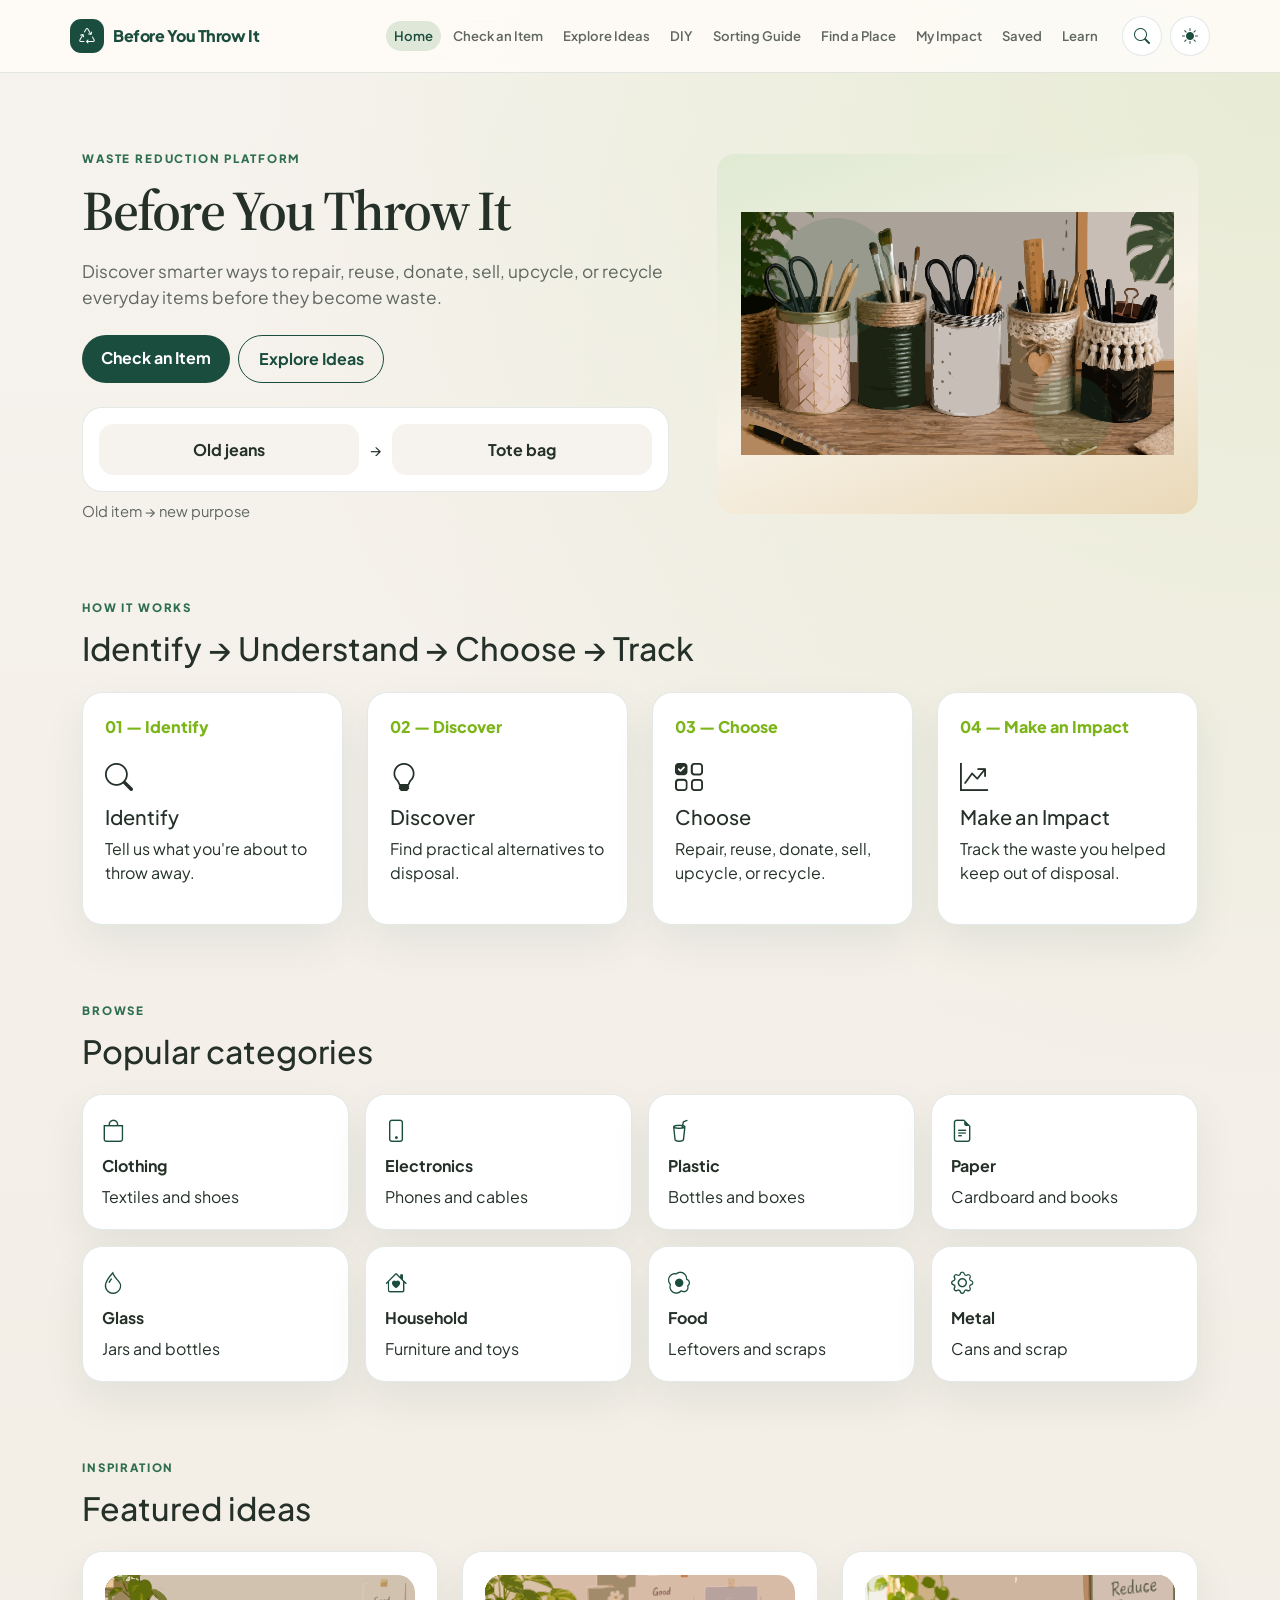
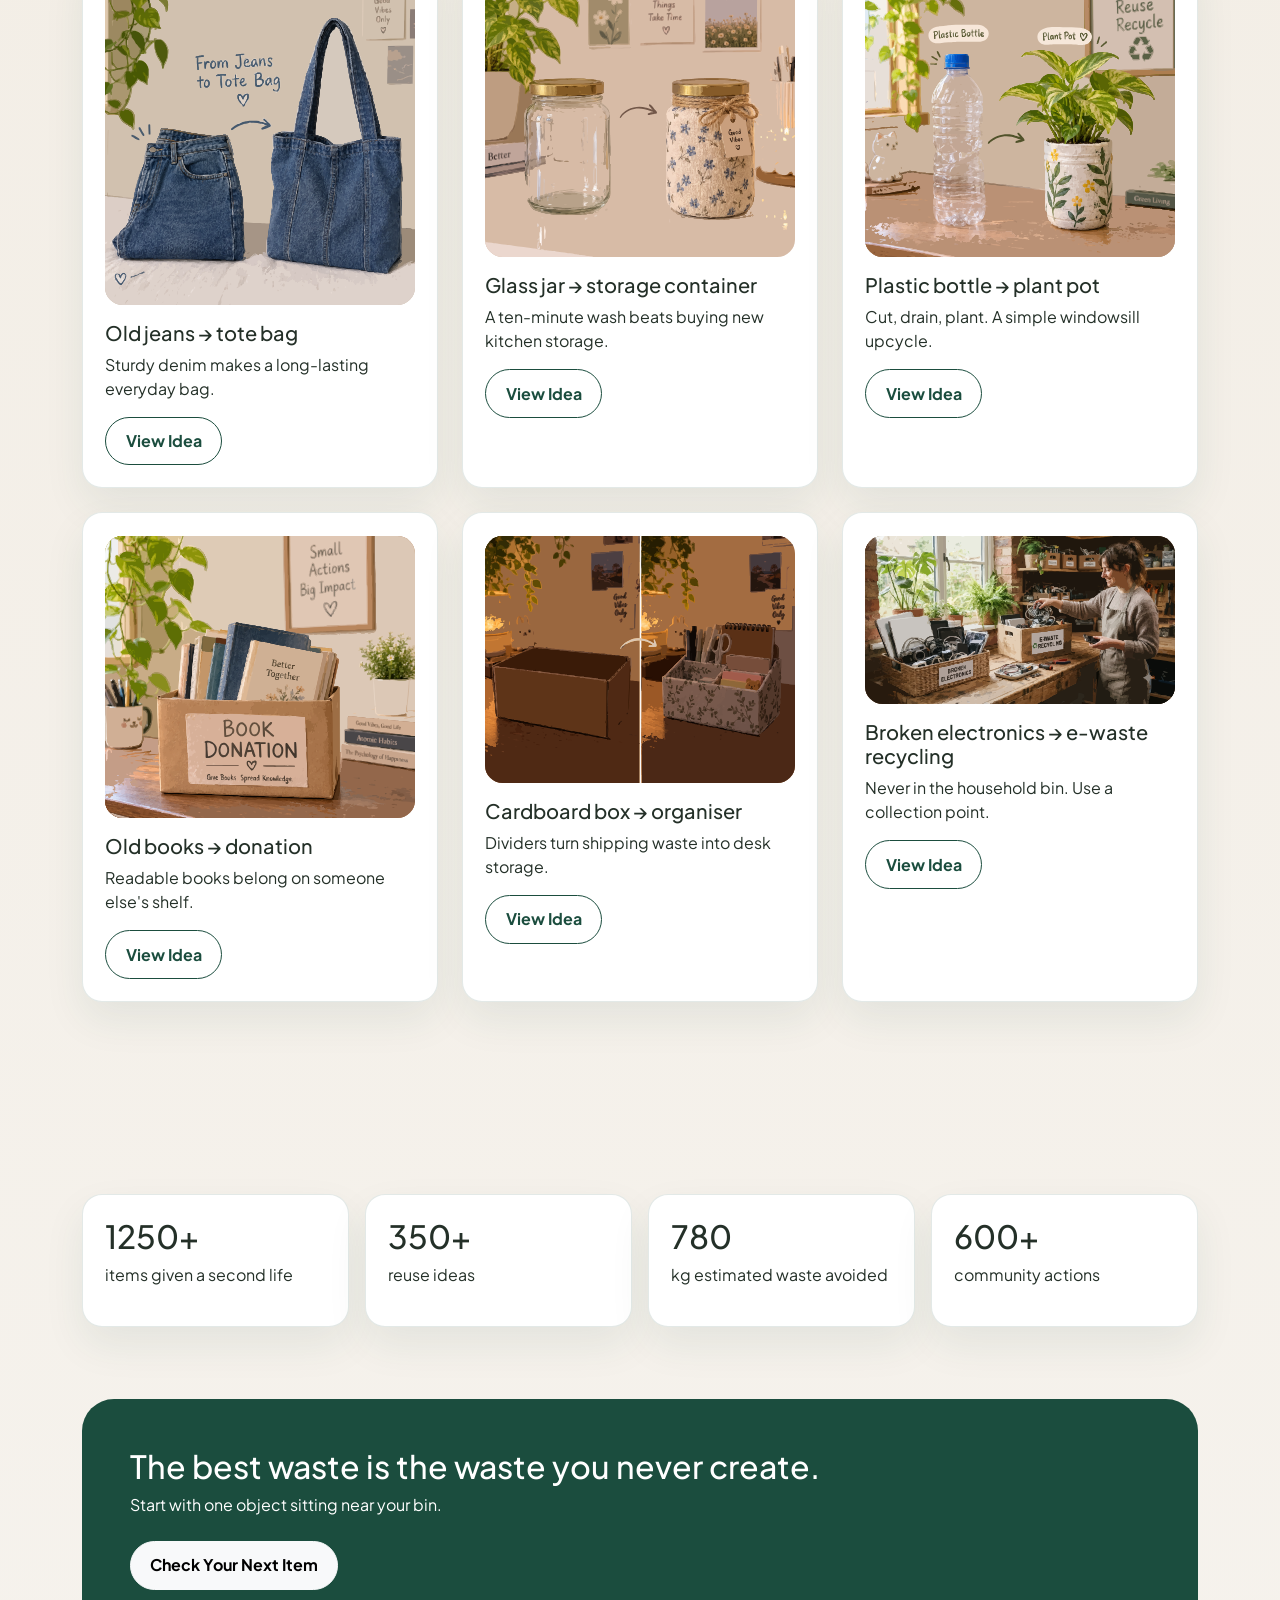
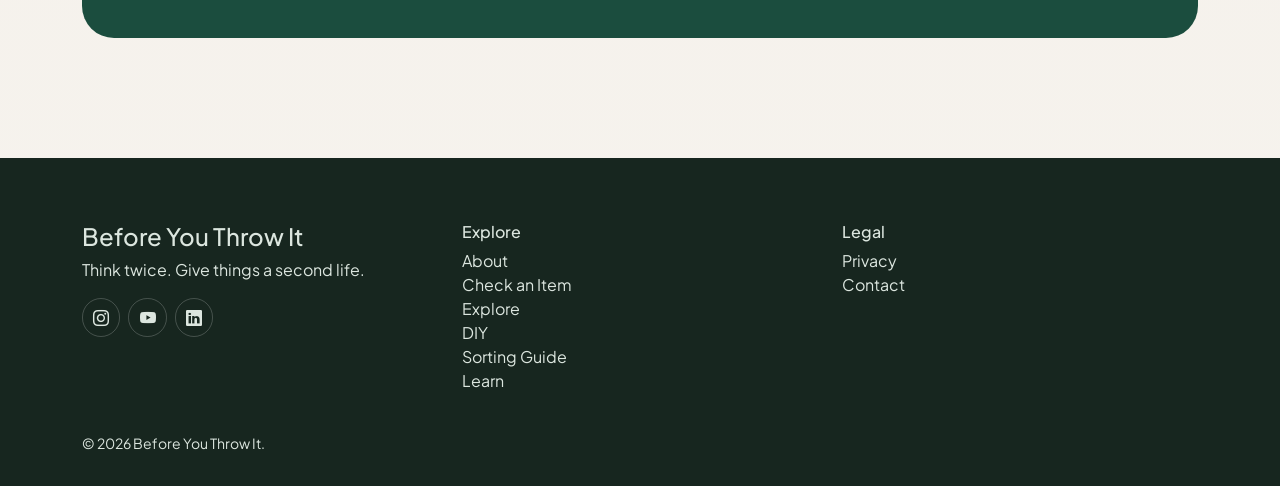
<file: before-you-throw-it/index.html>
<!DOCTYPE html>
<html lang="en">
<head>
  <meta charset="UTF-8">
  <meta name="viewport" content="width=device-width, initial-scale=1">
  <title>Before You Throw It — Give things a second life</title>
  <meta name="description" content="Find ways to repair, reuse, donate, sell, upcycle, or recycle everyday items before they become waste.">

  <link rel="preconnect" href="https://fonts.googleapis.com">
  <link rel="preconnect" href="https://fonts.gstatic.com" crossorigin>
  <link href="https://fonts.googleapis.com/css2?family=Plus+Jakarta+Sans:wght@400;500;600;700;800&family=Source+Serif+4:opsz,wght@8..60,500;8..60,600&display=swap" rel="stylesheet">
  <link href="https://cdn.jsdelivr.net/npm/bootstrap@5.3.3/dist/css/bootstrap.min.css" rel="stylesheet">
  <link href="https://cdn.jsdelivr.net/npm/bootstrap-icons@1.11.3/font/bootstrap-icons.min.css" rel="stylesheet">
  <link rel="stylesheet" href="css/style.css">
  <link rel="stylesheet" href="css/responsive.css">
  <link rel="stylesheet" href="css/dark-mode.css">
  <script src="js/theme.js"></script>
</head>
<body data-root="." data-page="home">
  <a class="visually-hidden-focusable" href="#main">Skip to content</a>
  <header class="site-header">
    <nav class="navbar navbar-expand-xl container" aria-label="Primary">
      <a class="brand-mark" href="index.html"><span aria-hidden="true"><i class="bi bi-recycle"></i></span><strong>Before You Throw It</strong></a>
      <button class="navbar-toggler" type="button" data-bs-toggle="collapse" data-bs-target="#primaryNav" aria-controls="primaryNav" aria-expanded="false" aria-label="Toggle navigation">
        <span class="navbar-toggler-icon"></span>
      </button>
      <div class="collapse navbar-collapse" id="primaryNav">
        <ul class="navbar-nav ms-auto me-lg-3 gap-lg-1">
          <li class="nav-item"><a class="nav-link" data-nav="home" href="index.html">Home</a></li>
          <li class="nav-item"><a class="nav-link" data-nav="check" href="pages/check-item.html">Check an Item</a></li>
          <li class="nav-item"><a class="nav-link" href="pages/diy.html">Explore Ideas</a></li>
          <li class="nav-item"><a class="nav-link" data-nav="diy" href="pages/diy.html">DIY</a></li>
          <li class="nav-item"><a class="nav-link" data-nav="sorting" href="pages/sorting-guide.html">Sorting Guide</a></li>
          <li class="nav-item"><a class="nav-link" data-nav="places" href="pages/find-place.html">Find a Place</a></li>
          <li class="nav-item"><a class="nav-link" data-nav="impact" href="pages/impact.html">My Impact</a></li>
          <li class="nav-item"><a class="nav-link" data-nav="saved" href="pages/saved.html">Saved</a></li>
          <li class="nav-item"><a class="nav-link" data-nav="learn" href="pages/learn.html">Learn</a></li>
        </ul>
        <div class="d-flex align-items-center gap-2 mt-3 mt-lg-0">
          <button class="icon-btn" type="button" data-bs-toggle="offcanvas" data-bs-target="#searchPanel" aria-label="Search items"><i class="bi bi-search"></i></button>
          <button class="icon-btn" type="button" data-theme-toggle aria-pressed="false" aria-label="Toggle colour theme"><i class="bi bi-sun-fill"></i></button>
        </div>
      </div>
    </nav>
  </header>

  <main id="main">
    <section class="page-hero">
      <div class="container hero-panel">
        <div class="fade-in">
          <p class="eyebrow">Waste reduction platform</p>
          <h1 class="display-4 display-title">Before You Throw It</h1>
          <p class="lead-copy mt-3">Discover smarter ways to repair, reuse, donate, sell, upcycle, or recycle everyday items before they become waste.</p>
          <div class="hero-actions d-flex flex-wrap gap-2 mt-4">
            <a class="btn btn-brand" href="pages/check-item.html">Check an Item</a>
            <a class="btn btn-outline-brand" href="pages/diy.html">Explore Ideas</a>
          </div>
          <div class="transform-track mt-4" data-transform-track>
            <div class="transform-node" data-from>Old jeans</div>
            <span aria-hidden="true">→</span>
            <div class="transform-node" data-to>Tote bag</div>
          </div>
          <p class="demo-note mt-2 mb-0">Old item → new purpose</p>
        </div>
        <div class="hero-art fade-in" aria-hidden="false">
          <div class="leaf-orb one"></div>
          <div class="leaf-orb two"></div>
          <img src="assests/new_purpose.svg" alt="Illustration of an old household object transforming into a useful new object">
        </div>
      </div>
    </section>

    <section class="section pt-0">
      <div class="container">
        <div class="mb-4 fade-in">
          <p class="eyebrow">How it works</p>
          <h2>Identify → Understand → Choose → Track</h2>
        </div>
        <div class="row g-4">
          <article class="col-md-6 col-xl-3 fade-in">
            <div class="how-card h-100">
              <p class="step">01 — Identify</p>
              <i class="bi bi-search fs-3" aria-hidden="true"></i>
              <h3 class="h5 mt-2">Identify</h3>
              <p>Tell us what you're about to throw away.</p>
            </div>
          </article>
          <article class="col-md-6 col-xl-3 fade-in">
            <div class="how-card h-100">
              <p class="step">02 — Discover</p>
              <i class="bi bi-lightbulb fs-3" aria-hidden="true"></i>
              <h3 class="h5 mt-2">Discover</h3>
              <p>Find practical alternatives to disposal.</p>
            </div>
          </article>
          <article class="col-md-6 col-xl-3 fade-in">
            <div class="how-card h-100">
              <p class="step">03 — Choose</p>
              <i class="bi bi-ui-checks-grid fs-3" aria-hidden="true"></i>
              <h3 class="h5 mt-2">Choose</h3>
              <p>Repair, reuse, donate, sell, upcycle, or recycle.</p>
            </div>
          </article>
          <article class="col-md-6 col-xl-3 fade-in">
            <div class="how-card h-100">
              <p class="step">04 — Make an Impact</p>
              <i class="bi bi-graph-up-arrow fs-3" aria-hidden="true"></i>
              <h3 class="h5 mt-2">Make an Impact</h3>
              <p>Track the waste you helped keep out of disposal.</p>
            </div>
          </article>
        </div>
      </div>
    </section>

    <section class="section pt-0">
      <div class="container">
        <div class="mb-4 fade-in">
          <p class="eyebrow">Browse</p>
          <h2>Popular categories</h2>
        </div>
        <div class="row g-3">
          <div class="col-6 col-md-3"><a class="category-card" href="pages/check-item.html?category=clothing"><i class="bi bi-bag"></i><strong>Clothing</strong><span>Textiles and shoes</span></a></div>
          <div class="col-6 col-md-3"><a class="category-card" href="pages/check-item.html?category=electronics"><i class="bi bi-phone"></i><strong>Electronics</strong><span>Phones and cables</span></a></div>
          <div class="col-6 col-md-3"><a class="category-card" href="pages/check-item.html?category=plastic"><i class="bi bi-cup-straw"></i><strong>Plastic</strong><span>Bottles and boxes</span></a></div>
          <div class="col-6 col-md-3"><a class="category-card" href="pages/check-item.html?category=paper"><i class="bi bi-file-earmark-text"></i><strong>Paper</strong><span>Cardboard and books</span></a></div>
          <div class="col-6 col-md-3"><a class="category-card" href="pages/check-item.html?category=glass"><i class="bi bi-droplet"></i><strong>Glass</strong><span>Jars and bottles</span></a></div>
          <div class="col-6 col-md-3"><a class="category-card" href="pages/check-item.html?category=household"><i class="bi bi-house-heart"></i><strong>Household</strong><span>Furniture and toys</span></a></div>
          <div class="col-6 col-md-3"><a class="category-card" href="pages/check-item.html?category=food"><i class="bi bi-egg-fried"></i><strong>Food</strong><span>Leftovers and scraps</span></a></div>
          <div class="col-6 col-md-3"><a class="category-card" href="pages/check-item.html?category=metal"><i class="bi bi-gear"></i><strong>Metal</strong><span>Cans and scrap</span></a></div>
        </div>
      </div>
    </section>

    <section class="section pt-0">
      <div class="container">
        <div class="mb-4 fade-in">
          <p class="eyebrow">Inspiration</p>
          <h2>Featured ideas</h2>
        </div>
        <div class="row g-4">
          <article class="col-md-6 col-xl-4 fade-in"><div class="content-card h-100"><div class="idea-visual mb-3"><img src="assests/jeans_tote.svg" alt="Denim jeans becoming a tote bag"></div><h3 class="h5">Old jeans → tote bag</h3><p>Sturdy denim makes a long-lasting everyday bag.</p><a class="btn btn-outline-brand" href="pages/diy.html?idea=jeans-tote">View Idea</a></div></article>
          <article class="col-md-6 col-xl-4 fade-in"><div class="content-card h-100"><div class="idea-visual mb-3"><img src="assests/jar_cointainer.svg" alt="Glass jar used for storage"></div><h3 class="h5">Glass jar → storage container</h3><p>A ten-minute wash beats buying new kitchen storage.</p><a class="btn btn-outline-brand" href="pages/diy.html?idea=jar-storage">View Idea</a></div></article>
          <article class="col-md-6 col-xl-4 fade-in"><div class="content-card h-100"><div class="idea-visual mb-3"><img src="assests/Plant_Pot.svg" alt="Plastic bottle used as a plant pot"></div><h3 class="h5">Plastic bottle → plant pot</h3><p>Cut, drain, plant. A simple windowsill upcycle.</p><a class="btn btn-outline-brand" href="pages/diy.html?idea=bottle-planter">View Idea</a></div></article>
          <article class="col-md-6 col-xl-4 fade-in"><div class="content-card h-100"><div class="idea-visual mb-3"><img src="assests/book_donation.svg" alt="Stack of books ready to donate"></div><h3 class="h5">Old books → donation</h3><p>Readable books belong on someone else's shelf.</p><a class="btn btn-outline-brand" href="pages/check-item.html?item=old-books">View Idea</a></div></article>
          <article class="col-md-6 col-xl-4 fade-in"><div class="content-card h-100"><div class="idea-visual mb-3"><img src="assests/Organiser.svg" alt="Cardboard box becoming an organiser"></div><h3 class="h5">Cardboard box → organiser</h3><p>Dividers turn shipping waste into desk storage.</p><a class="btn btn-outline-brand" href="pages/diy.html?idea=box-organizer">View Idea</a></div></article>
          <article class="col-md-6 col-xl-4 fade-in"><div class="content-card h-100"><div class="idea-visual mb-3"><img src="assests/electronic_items.svg" alt="Broken phone destined for e-waste recycling"></div><h3 class="h5">Broken electronics → e-waste recycling</h3><p>Never in the household bin. Use a collection point.</p><a class="btn btn-outline-brand" href="pages/check-item.html?item=broken-phone">View Idea</a></div></article>
        </div>
      </div>
    </section>

    <section class="section pt-0">
      <div class="container">
        <div class="mb-3 fade-in">
          <p class="eyebrow">Community snapshot</p>
          <h2>Impact preview</h2>
          <p class="demo-note">Demo statistics for this frontend demonstration — not live production data.</p>
        </div>
        <div class="row g-3">
          <div class="col-6 col-lg-3"><div class="stat-card"><div class="h2" data-count="1250" data-suffix="+">0</div><p>items given a second life</p></div></div>
          <div class="col-6 col-lg-3"><div class="stat-card"><div class="h2" data-count="350" data-suffix="+">0</div><p>reuse ideas</p></div></div>
          <div class="col-6 col-lg-3"><div class="stat-card"><div class="h2" data-count="780" data-suffix="">0</div><p>kg estimated waste avoided</p></div></div>
          <div class="col-6 col-lg-3"><div class="stat-card"><div class="h2" data-count="600" data-suffix="+">0</div><p>community actions</p></div></div>
        </div>
      </div>
    </section>

    <section class="section pt-0">
      <div class="container">
        <div class="cta-band fade-in">
          <h2>The best waste is the waste you never create.</h2>
          <p class="mt-2">Start with one object sitting near your bin.</p>
          <a class="btn btn-light mt-2" href="pages/check-item.html">Check Your Next Item</a>
        </div>
      </div>
    </section>
  </main>

  <footer class="site-footer">
    <div class="container">
      <div class="row g-4">
        <div class="col-lg-4">
          <h2 class="h4">Before You Throw It</h2>
          <p>Think twice. Give things a second life.</p>
          <div class="socials d-flex gap-2">
            <a href="#" aria-label="Instagram placeholder"><i class="bi bi-instagram"></i></a>
            <a href="#" aria-label="YouTube placeholder"><i class="bi bi-youtube"></i></a>
            <a href="#" aria-label="LinkedIn placeholder"><i class="bi bi-linkedin"></i></a>
          </div>
        </div>
        <div class="col-6 col-lg-4">
          <h3 class="h6">Explore</h3>
          <ul class="list-unstyled">
            <li><a href="#" data-bs-toggle="modal" data-bs-target="#aboutModal">About</a></li>
            <li><a href="pages/check-item.html">Check an Item</a></li>
            <li><a href="pages/diy.html">Explore</a></li>
            <li><a href="pages/diy.html">DIY</a></li>
            <li><a href="pages/sorting-guide.html">Sorting Guide</a></li>
            <li><a href="pages/learn.html">Learn</a></li>
          </ul>
        </div>
        <div class="col-6 col-lg-4">
          <h3 class="h6">Legal</h3>
          <ul class="list-unstyled">
            <li><a href="#" data-bs-toggle="modal" data-bs-target="#privacyModal">Privacy</a></li>
            <li><a href="#" data-bs-toggle="modal" data-bs-target="#contactModal">Contact</a></li>
          </ul>
        </div>
      </div>
      <p class="mt-4 mb-0 small">© 2026 Before You Throw It.</p>
    </div>
  </footer>

  <div class="offcanvas offcanvas-end" tabindex="-1" id="searchPanel" aria-labelledby="searchPanelLabel">
    <div class="offcanvas-header">
      <h2 class="h5 offcanvas-title" id="searchPanelLabel">Search an item</h2>
      <button type="button" class="btn-close" data-bs-dismiss="offcanvas" aria-label="Close"></button>
    </div>
    <div class="offcanvas-body">
      <form id="global-search-form">
        <label class="form-label" for="global-search-input">Search</label>
        <input class="form-control" id="global-search-input" type="search" placeholder="Old jeans, charger, jar...">
      </form>
      <div id="global-search-results" class="mt-3"></div>
    </div>
  </div>

  <div class="modal fade" id="aboutModal" tabindex="-1" aria-labelledby="aboutTitle" aria-hidden="true">
    <div class="modal-dialog"><div class="modal-content"><div class="modal-header"><h2 class="modal-title h5" id="aboutTitle">About</h2><button class="btn-close" data-bs-dismiss="modal" aria-label="Close"></button></div><div class="modal-body">Before You Throw It helps people treat disposal as the last option. This version is a frontend demonstration designed so a Spring Boot + MySQL backend can be connected later.</div></div></div>
  </div>
  <div class="modal fade" id="privacyModal" tabindex="-1" aria-labelledby="privacyTitle" aria-hidden="true">
    <div class="modal-dialog"><div class="modal-content"><div class="modal-header"><h2 class="modal-title h5" id="privacyTitle">Privacy</h2><button class="btn-close" data-bs-dismiss="modal" aria-label="Close"></button></div><div class="modal-body">This demo stores saved ideas, actions, and theme preference in your browser's localStorage only. No account server is used yet.</div></div></div>
  </div>
  <div class="modal fade" id="contactModal" tabindex="-1" aria-labelledby="contactTitle" aria-hidden="true">
    <div class="modal-dialog"><div class="modal-content"><div class="modal-header"><h2 class="modal-title h5" id="contactTitle">Contact</h2><button class="btn-close" data-bs-dismiss="modal" aria-label="Close"></button></div><div class="modal-body">Frontend project demonstration — connect a contact API in the Spring Boot phase. For now, use your course supervisor's channel.</div></div></div>
  </div>

  <div id="toast-region" class="byti-toast-region" aria-live="polite" aria-atomic="true"></div>
  <script src="https://cdn.jsdelivr.net/npm/bootstrap@5.3.3/dist/js/bootstrap.bundle.min.js"></script>
  <script src="js/storage.js"></script>
  <script src="js/items.js"></script>
  <script src="js/main.js"></script>
</body>
</html>
</file>
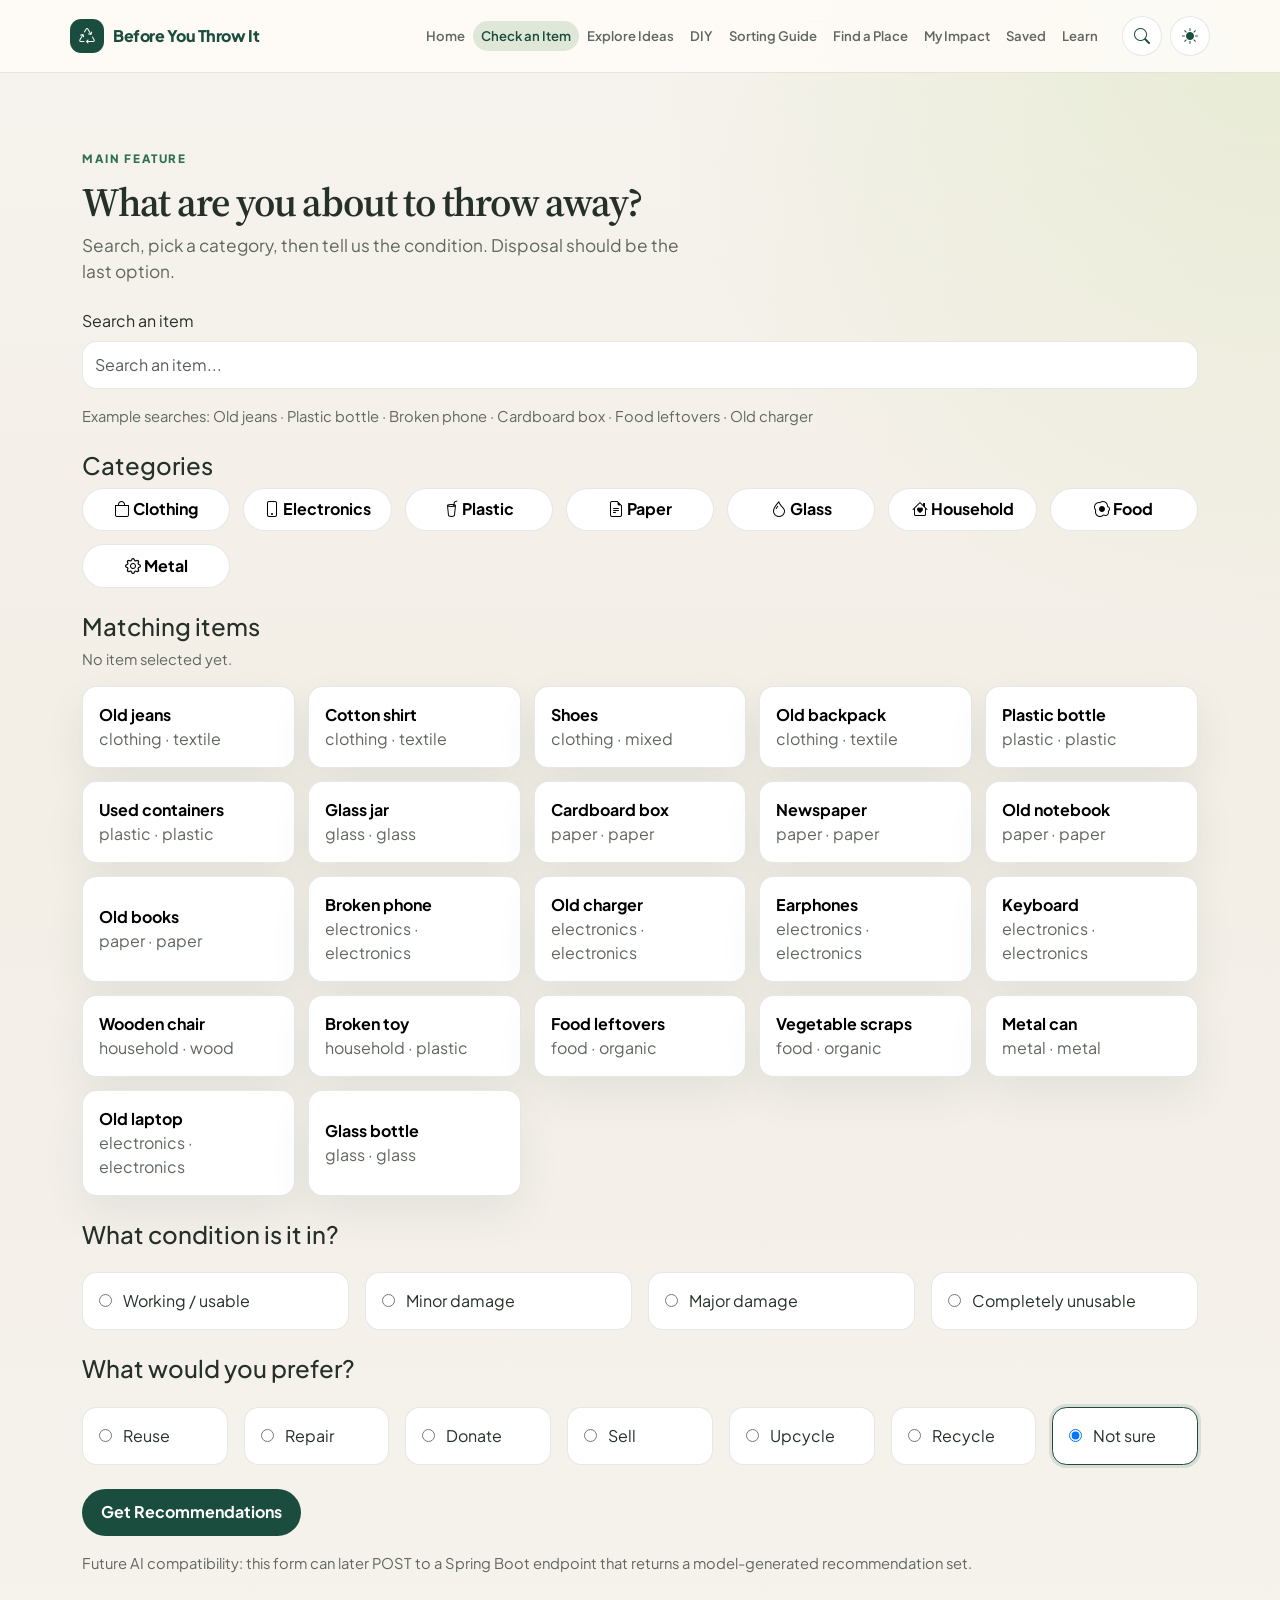
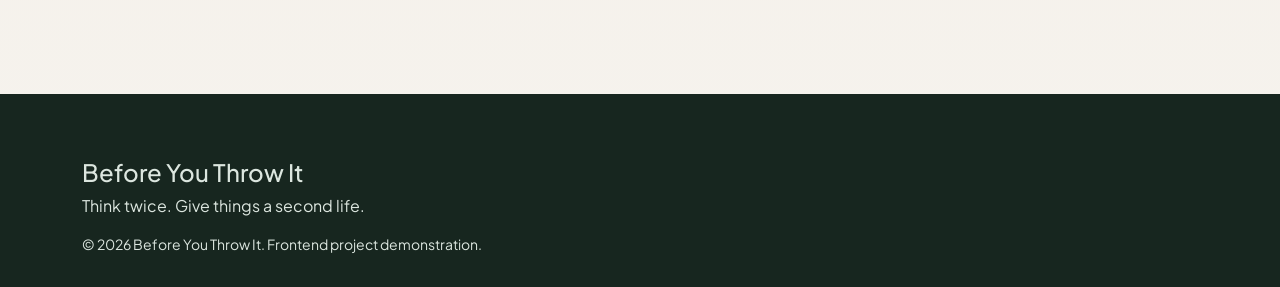
<file: before-you-throw-it/pages/check-item.html>
<!DOCTYPE html>
<html lang="en">
<head>
  <meta charset="UTF-8">
  <meta name="viewport" content="width=device-width, initial-scale=1">
  <title>Check an Item — Before You Throw It</title>
  <link rel="preconnect" href="https://fonts.googleapis.com">
  <link rel="preconnect" href="https://fonts.gstatic.com" crossorigin>
  <link href="https://fonts.googleapis.com/css2?family=Plus+Jakarta+Sans:wght@400;500;600;700;800&family=Source+Serif+4:opsz,wght@8..60,500;8..60,600&display=swap" rel="stylesheet">
  <link href="https://cdn.jsdelivr.net/npm/bootstrap@5.3.3/dist/css/bootstrap.min.css" rel="stylesheet">
  <link href="https://cdn.jsdelivr.net/npm/bootstrap-icons@1.11.3/font/bootstrap-icons.min.css" rel="stylesheet">
  <link rel="stylesheet" href="../css/style.css">
  <link rel="stylesheet" href="../css/responsive.css">
  <link rel="stylesheet" href="../css/dark-mode.css">
  <script src="../js/theme.js"></script>
</head>
<body data-root=".." data-page="check">
  <header class="site-header">
    <nav class="navbar navbar-expand-xl container" aria-label="Primary">
      <a class="brand-mark" href="../index.html"><span aria-hidden="true"><i class="bi bi-recycle"></i></span><strong>Before You Throw It</strong></a>
      <button class="navbar-toggler" type="button" data-bs-toggle="collapse" data-bs-target="#primaryNav" aria-controls="primaryNav" aria-expanded="false" aria-label="Toggle navigation"><span class="navbar-toggler-icon"></span></button>
      <div class="collapse navbar-collapse" id="primaryNav">
        <ul class="navbar-nav ms-auto me-lg-3">
          <li class="nav-item"><a class="nav-link" data-nav="home" href="../index.html">Home</a></li>
          <li class="nav-item"><a class="nav-link" data-nav="check" href="check-item.html">Check an Item</a></li>
          <li class="nav-item"><a class="nav-link" data-nav="explore" href="diy.html">Explore Ideas</a></li>
          <li class="nav-item"><a class="nav-link" data-nav="diy" href="diy.html">DIY</a></li>
          <li class="nav-item"><a class="nav-link" data-nav="sorting" href="sorting-guide.html">Sorting Guide</a></li>
          <li class="nav-item"><a class="nav-link" data-nav="places" href="find-place.html">Find a Place</a></li>
          <li class="nav-item"><a class="nav-link" data-nav="impact" href="impact.html">My Impact</a></li>
          <li class="nav-item"><a class="nav-link" data-nav="saved" href="saved.html">Saved</a></li>
          <li class="nav-item"><a class="nav-link" data-nav="learn" href="learn.html">Learn</a></li>
        </ul>
        <div class="d-flex align-items-center gap-2 mt-3 mt-lg-0">
          <button class="icon-btn" type="button" data-bs-toggle="offcanvas" data-bs-target="#searchPanel" aria-label="Search items"><i class="bi bi-search"></i></button>
          <button class="icon-btn" type="button" data-theme-toggle aria-label="Toggle colour theme"><i class="bi bi-sun-fill"></i></button>
        </div>
      </div>
    </nav>
  </header>

  <main class="section" id="check-item-page">
    <div class="container">
      <p class="eyebrow">Main feature</p>
      <h1>What are you about to throw away?</h1>
      <p class="lead-copy">Search, pick a category, then tell us the condition. Disposal should be the last option.</p>

      <form id="check-item-form" class="mt-4">
        <div class="position-relative mb-3">
          <label class="form-label" for="item-search">Search an item</label>
          <input class="form-control" id="item-search" type="search" placeholder="Search an item..." autocomplete="off" aria-autocomplete="list">
          <div id="search-suggestions" class="suggestions" hidden></div>
        </div>
        <p class="demo-note">Example searches: Old jeans · Plastic bottle · Broken phone · Cardboard box · Food leftovers · Old charger</p>

        <h2 class="h4 mt-4">Categories</h2>
        <div id="category-grid" class="chip-row mb-4"></div>

        <h2 class="h4">Matching items</h2>
        <p id="selected-item-label" class="demo-note">No item selected yet.</p>
        <div id="item-results" class="item-grid mb-4"></div>

        <fieldset class="mb-4">
          <legend class="h4">What condition is it in?</legend>
          <div class="row g-3">
            <div class="col-md-6 col-xl-3"><label class="choice-card"><input type="radio" name="condition" value="working"> Working / usable</label></div>
            <div class="col-md-6 col-xl-3"><label class="choice-card"><input type="radio" name="condition" value="minor"> Minor damage</label></div>
            <div class="col-md-6 col-xl-3"><label class="choice-card"><input type="radio" name="condition" value="major"> Major damage</label></div>
            <div class="col-md-6 col-xl-3"><label class="choice-card"><input type="radio" name="condition" value="unusable"> Completely unusable</label></div>
          </div>
        </fieldset>

        <fieldset class="mb-4">
          <legend class="h4">What would you prefer?</legend>
          <div class="row g-3">
            <div class="col-6 col-lg"><label class="choice-card"><input type="radio" name="preference" value="reuse"> Reuse</label></div>
            <div class="col-6 col-lg"><label class="choice-card"><input type="radio" name="preference" value="repair"> Repair</label></div>
            <div class="col-6 col-lg"><label class="choice-card"><input type="radio" name="preference" value="donate"> Donate</label></div>
            <div class="col-6 col-lg"><label class="choice-card"><input type="radio" name="preference" value="sell"> Sell</label></div>
            <div class="col-6 col-lg"><label class="choice-card"><input type="radio" name="preference" value="upcycle"> Upcycle</label></div>
            <div class="col-6 col-lg"><label class="choice-card"><input type="radio" name="preference" value="recycle"> Recycle</label></div>
            <div class="col-6 col-lg"><label class="choice-card"><input type="radio" name="preference" value="not-sure" checked> Not sure</label></div>
          </div>
        </fieldset>

        <p class="form-error" id="check-form-error" hidden></p>
        <button class="btn btn-brand" type="submit">Get Recommendations</button>
        <p class="demo-note mt-3 mb-0">Future AI compatibility: this form can later POST to a Spring Boot endpoint that returns a model-generated recommendation set.</p>
      </form>
    </div>
  </main>

  <footer class="site-footer">
    <div class="container">
      <h2 class="h4">Before You Throw It</h2>
      <p>Think twice. Give things a second life.</p>
      <p class="small mb-0">© 2026 Before You Throw It. Frontend project demonstration.</p>
    </div>
  </footer>

  <div class="offcanvas offcanvas-end" tabindex="-1" id="searchPanel" aria-labelledby="searchPanelLabel">
    <div class="offcanvas-header"><h2 class="h5" id="searchPanelLabel">Search an item</h2><button type="button" class="btn-close" data-bs-dismiss="offcanvas" aria-label="Close"></button></div>
    <div class="offcanvas-body"><form id="global-search-form"><label class="form-label" for="global-search-input">Search</label><input class="form-control" id="global-search-input" type="search" placeholder="Search an item..."></form><div id="global-search-results" class="mt-3"></div></div>
  </div>
  <div id="toast-region" class="byti-toast-region" aria-live="polite"></div>
  <script src="https://cdn.jsdelivr.net/npm/bootstrap@5.3.3/dist/js/bootstrap.bundle.min.js"></script>
  <script src="../js/storage.js"></script>
  <script src="../js/items.js"></script>
  <script src="../js/main.js"></script>
  <script src="../js/recommendations.js"></script>
</body>
</html>
</file>
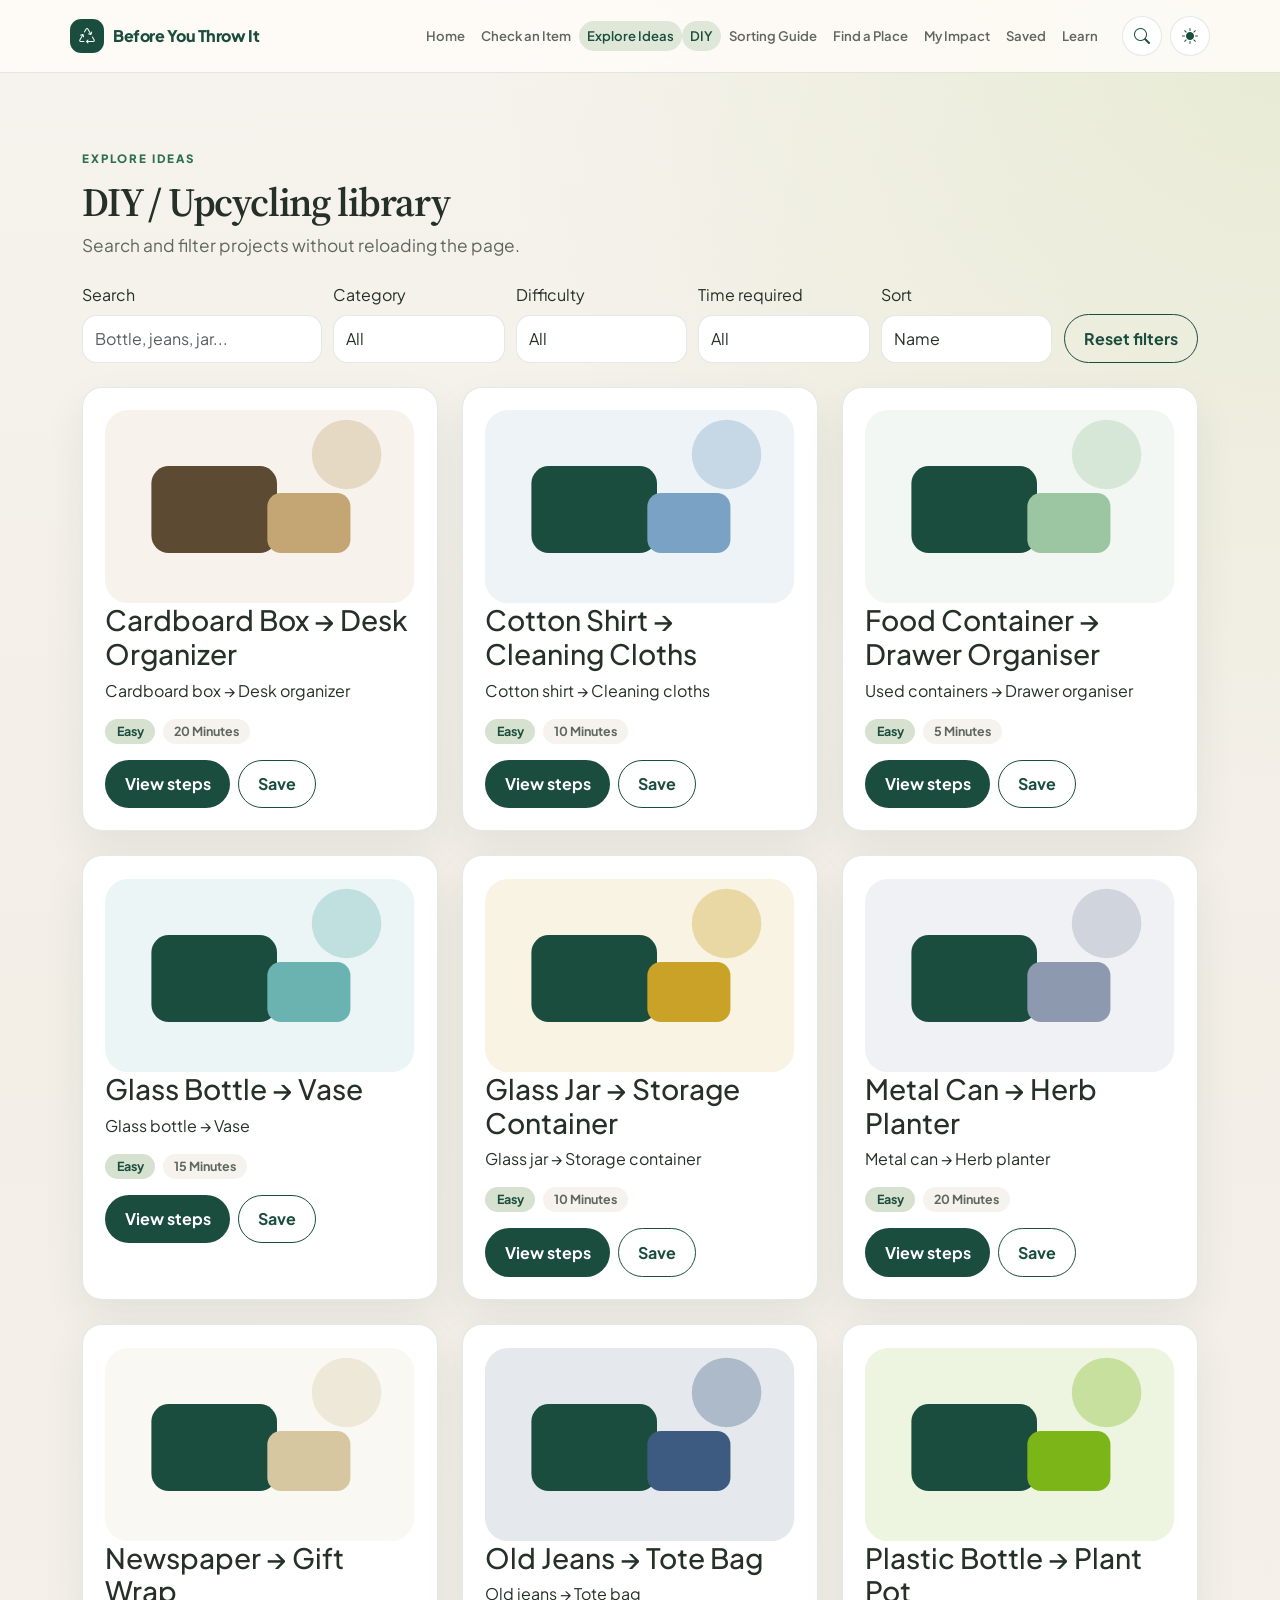
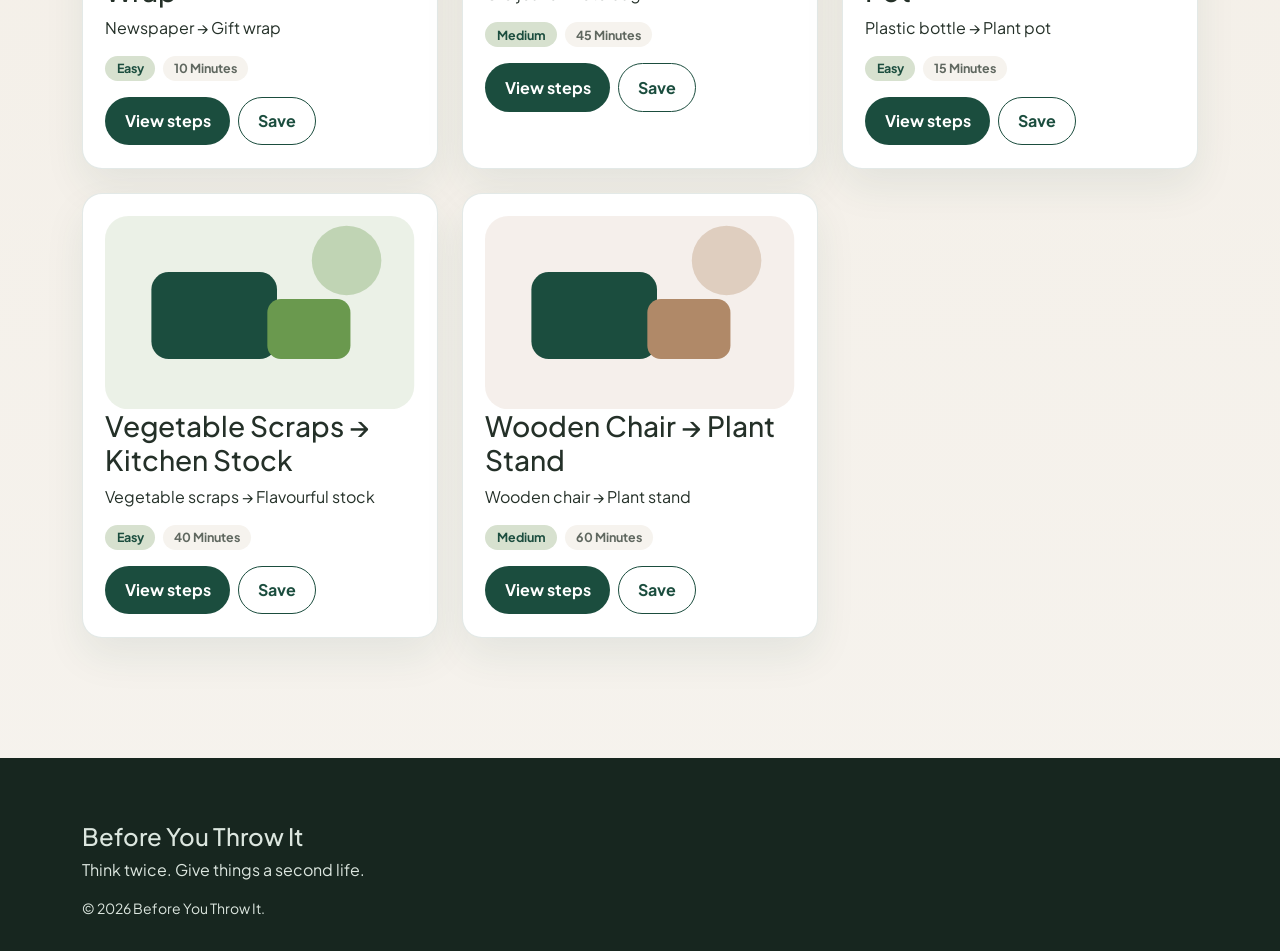
<file: before-you-throw-it/pages/diy.html>
<!DOCTYPE html>
<html lang="en">
<head>
  <meta charset="UTF-8">
  <meta name="viewport" content="width=device-width, initial-scale=1">
  <title>DIY & Upcycling — Before You Throw It</title>
  <link rel="preconnect" href="https://fonts.googleapis.com">
  <link rel="preconnect" href="https://fonts.gstatic.com" crossorigin>
  <link href="https://fonts.googleapis.com/css2?family=Plus+Jakarta+Sans:wght@400;500;600;700;800&family=Source+Serif+4:opsz,wght@8..60,500;8..60,600&display=swap" rel="stylesheet">
  <link href="https://cdn.jsdelivr.net/npm/bootstrap@5.3.3/dist/css/bootstrap.min.css" rel="stylesheet">
  <link href="https://cdn.jsdelivr.net/npm/bootstrap-icons@1.11.3/font/bootstrap-icons.min.css" rel="stylesheet">
  <link rel="stylesheet" href="../css/style.css">
  <link rel="stylesheet" href="../css/responsive.css">
  <link rel="stylesheet" href="../css/dark-mode.css">
  <script src="../js/theme.js"></script>
</head>
<body data-root=".." data-page="diy">
  <header class="site-header">
    <nav class="navbar navbar-expand-xl container" aria-label="Primary">
      <a class="brand-mark" href="../index.html"><span aria-hidden="true"><i class="bi bi-recycle"></i></span><strong>Before You Throw It</strong></a>
      <button class="navbar-toggler" type="button" data-bs-toggle="collapse" data-bs-target="#primaryNav" aria-controls="primaryNav" aria-expanded="false" aria-label="Toggle navigation"><span class="navbar-toggler-icon"></span></button>
      <div class="collapse navbar-collapse" id="primaryNav">
        <ul class="navbar-nav ms-auto me-lg-3">
          <li class="nav-item"><a class="nav-link" data-nav="home" href="../index.html">Home</a></li>
          <li class="nav-item"><a class="nav-link" data-nav="check" href="check-item.html">Check an Item</a></li>
          <li class="nav-item"><a class="nav-link" data-nav="diy" href="diy.html">Explore Ideas</a></li>
          <li class="nav-item"><a class="nav-link" data-nav="diy" href="diy.html">DIY</a></li>
          <li class="nav-item"><a class="nav-link" data-nav="sorting" href="sorting-guide.html">Sorting Guide</a></li>
          <li class="nav-item"><a class="nav-link" data-nav="places" href="find-place.html">Find a Place</a></li>
          <li class="nav-item"><a class="nav-link" data-nav="impact" href="impact.html">My Impact</a></li>
          <li class="nav-item"><a class="nav-link" data-nav="saved" href="saved.html">Saved</a></li>
          <li class="nav-item"><a class="nav-link" data-nav="learn" href="learn.html">Learn</a></li>
        </ul>
        <div class="d-flex align-items-center gap-2 mt-3 mt-lg-0">
          <button class="icon-btn" type="button" data-bs-toggle="offcanvas" data-bs-target="#searchPanel" aria-label="Search items"><i class="bi bi-search"></i></button>
          <button class="icon-btn" type="button" data-theme-toggle aria-label="Toggle colour theme"><i class="bi bi-sun-fill"></i></button>
        </div>
      </div>
    </nav>
  </header>

  <main class="section" id="diy-page">
    <div class="container">
      <p class="eyebrow">Explore ideas</p>
      <h1>DIY / Upcycling library</h1>
      <p class="lead-copy">Search and filter projects without reloading the page.</p>
      <div class="filter-bar mt-4">
        <div><label class="form-label" for="diy-search">Search</label><input class="form-control" id="diy-search" type="search" placeholder="Bottle, jeans, jar..."></div>
        <div><label class="form-label" for="diy-category">Category</label><select class="form-select" id="diy-category"><option value="all">All</option></select></div>
        <div><label class="form-label" for="diy-difficulty">Difficulty</label><select class="form-select" id="diy-difficulty"><option value="all">All</option><option value="easy">Easy</option><option value="medium">Medium</option><option value="hard">Hard</option></select></div>
        <div><label class="form-label" for="diy-time">Time required</label><select class="form-select" id="diy-time"><option value="all">All</option><option value="quick">Up to 15 min</option><option value="short">Up to 30 min</option><option value="longer">30+ min</option></select></div>
        <div><label class="form-label" for="diy-sort">Sort</label><select class="form-select" id="diy-sort"><option value="name">Name</option><option value="time">Time</option><option value="difficulty">Difficulty</option></select></div>
        <div class="d-flex align-items-end"><button class="btn btn-outline-brand" id="diy-reset" type="button">Reset filters</button></div>
      </div>
      <div class="row g-4" id="diy-grid"></div>
    </div>
  </main>

  <div class="modal fade" id="diyModal" tabindex="-1" aria-labelledby="diyModalTitle" aria-hidden="true">
    <div class="modal-dialog modal-lg modal-dialog-scrollable">
      <div class="modal-content">
        <div class="modal-header"><h2 class="modal-title h4" id="diyModalTitle">Steps</h2><button class="btn-close" data-bs-dismiss="modal" aria-label="Close"></button></div>
        <div class="modal-body"></div>
      </div>
    </div>
  </div>

  <footer class="site-footer"><div class="container"><h2 class="h4">Before You Throw It</h2><p>Think twice. Give things a second life.</p><p class="small mb-0">© 2026 Before You Throw It.</p></div></footer>
  <div class="offcanvas offcanvas-end" tabindex="-1" id="searchPanel" aria-labelledby="searchPanelLabel">
    <div class="offcanvas-header"><h2 class="h5" id="searchPanelLabel">Search an item</h2><button type="button" class="btn-close" data-bs-dismiss="offcanvas" aria-label="Close"></button></div>
    <div class="offcanvas-body"><form id="global-search-form"><label class="form-label" for="global-search-input">Search</label><input class="form-control" id="global-search-input" type="search"></form><div id="global-search-results" class="mt-3"></div></div>
  </div>
  <div id="toast-region" class="byti-toast-region" aria-live="polite"></div>
  <script src="https://cdn.jsdelivr.net/npm/bootstrap@5.3.3/dist/js/bootstrap.bundle.min.js"></script>
  <script src="../js/storage.js"></script>
  <script src="../js/items.js"></script>
  <script src="../js/main.js"></script>
  <script src="../js/diy.js"></script>
</body>
</html>
</file>
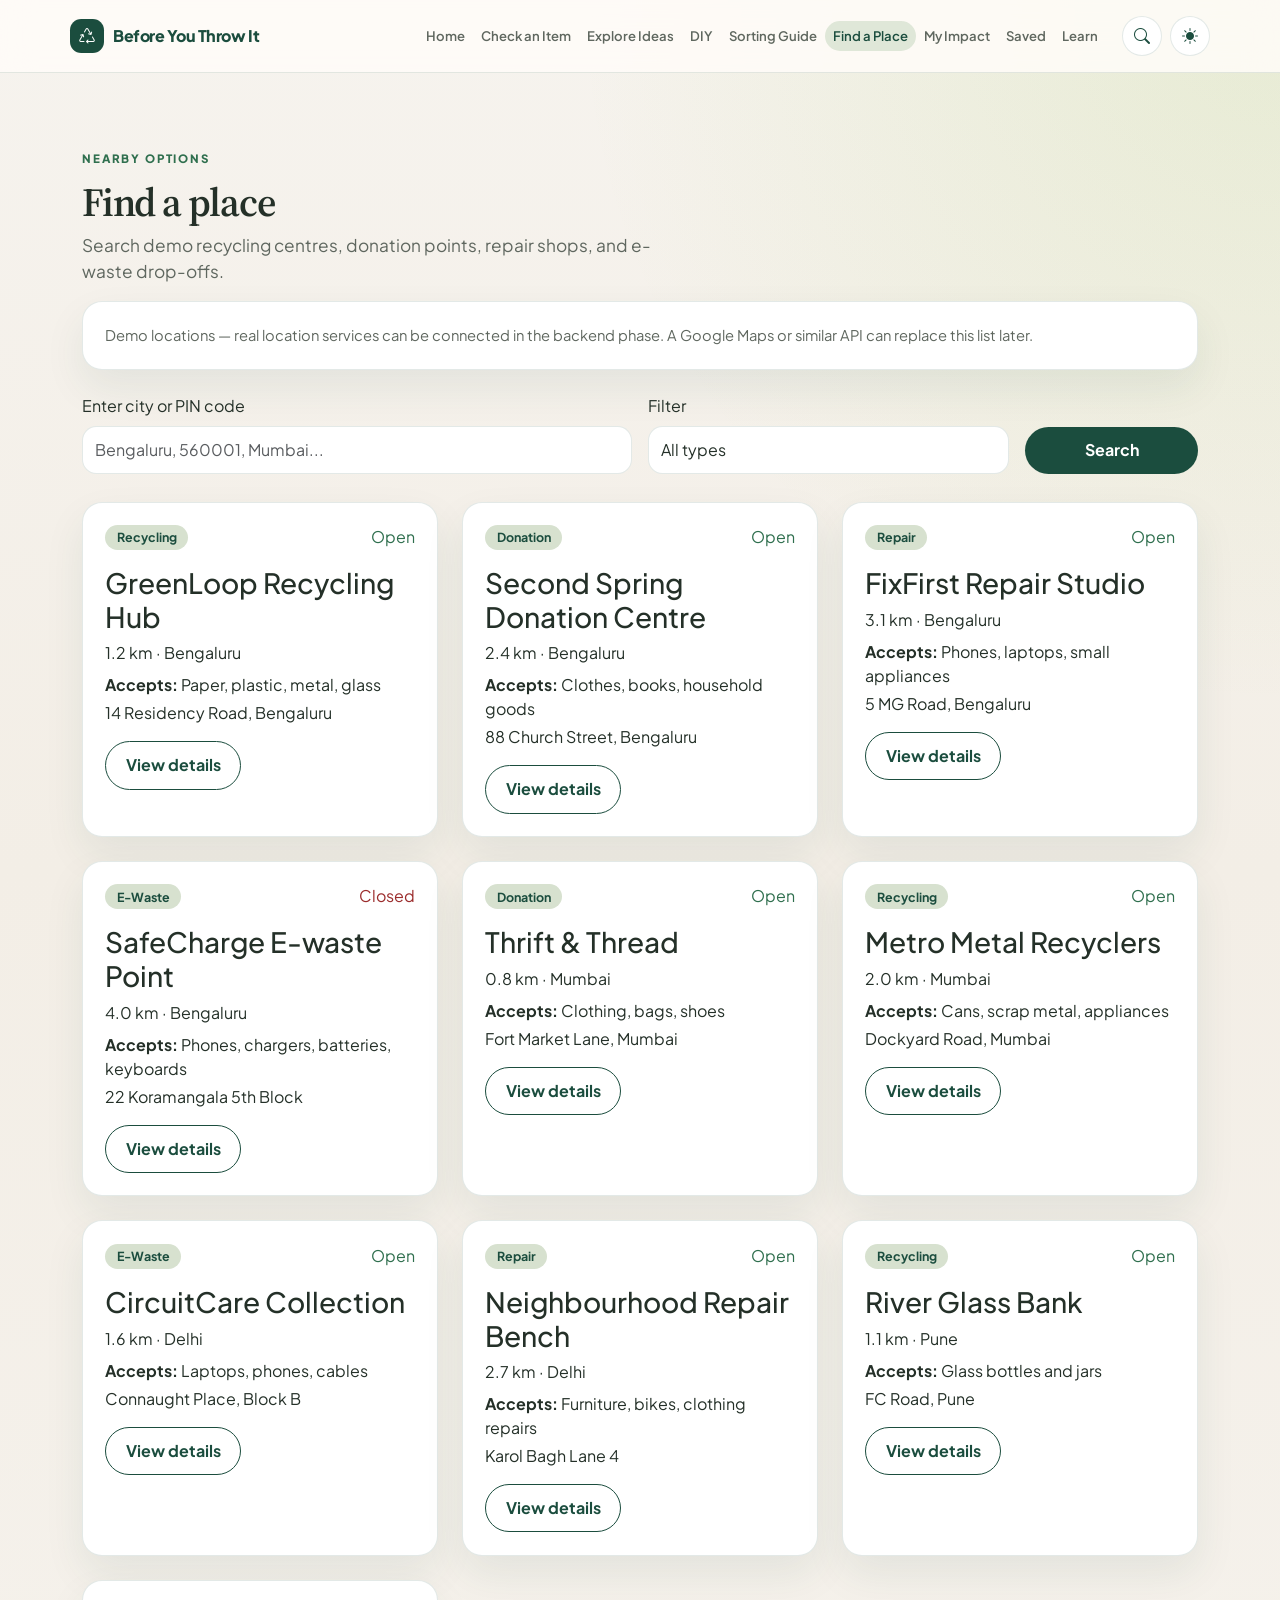
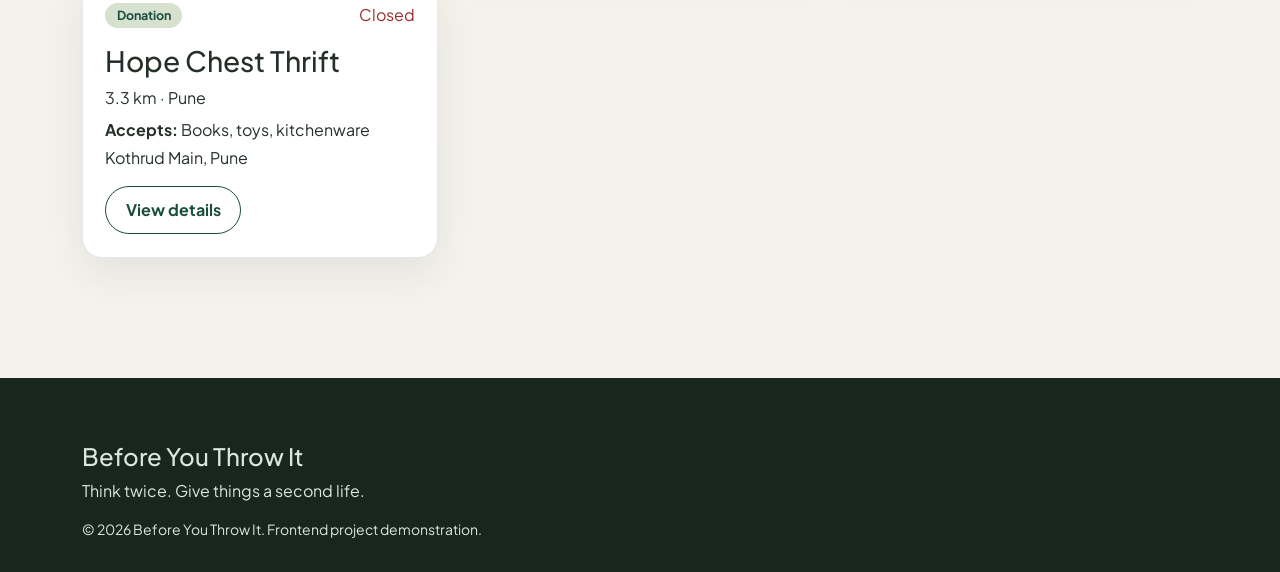
<file: before-you-throw-it/pages/find-place.html>
<!DOCTYPE html>
<html lang="en">
<head>
  <meta charset="UTF-8">
  <meta name="viewport" content="width=device-width, initial-scale=1">
  <title>Find a Place — Before You Throw It</title>
  <link rel="preconnect" href="https://fonts.googleapis.com">
  <link rel="preconnect" href="https://fonts.gstatic.com" crossorigin>
  <link href="https://fonts.googleapis.com/css2?family=Plus+Jakarta+Sans:wght@400;500;600;700;800&family=Source+Serif+4:opsz,wght@8..60,500;8..60,600&display=swap" rel="stylesheet">
  <link href="https://cdn.jsdelivr.net/npm/bootstrap@5.3.3/dist/css/bootstrap.min.css" rel="stylesheet">
  <link href="https://cdn.jsdelivr.net/npm/bootstrap-icons@1.11.3/font/bootstrap-icons.min.css" rel="stylesheet">
  <link rel="stylesheet" href="../css/style.css">
  <link rel="stylesheet" href="../css/responsive.css">
  <link rel="stylesheet" href="../css/dark-mode.css">
  <script src="../js/theme.js"></script>
</head>
<body data-root=".." data-page="places">
  <header class="site-header">
    <nav class="navbar navbar-expand-xl container" aria-label="Primary">
      <a class="brand-mark" href="../index.html"><span aria-hidden="true"><i class="bi bi-recycle"></i></span><strong>Before You Throw It</strong></a>
      <button class="navbar-toggler" type="button" data-bs-toggle="collapse" data-bs-target="#primaryNav" aria-controls="primaryNav" aria-expanded="false" aria-label="Toggle navigation"><span class="navbar-toggler-icon"></span></button>
      <div class="collapse navbar-collapse" id="primaryNav">
        <ul class="navbar-nav ms-auto me-lg-3">
          <li class="nav-item"><a class="nav-link" data-nav="home" href="../index.html">Home</a></li>
          <li class="nav-item"><a class="nav-link" data-nav="check" href="check-item.html">Check an Item</a></li>
          <li class="nav-item"><a class="nav-link" href="diy.html">Explore Ideas</a></li>
          <li class="nav-item"><a class="nav-link" data-nav="diy" href="diy.html">DIY</a></li>
          <li class="nav-item"><a class="nav-link" data-nav="sorting" href="sorting-guide.html">Sorting Guide</a></li>
          <li class="nav-item"><a class="nav-link" data-nav="places" href="find-place.html">Find a Place</a></li>
          <li class="nav-item"><a class="nav-link" data-nav="impact" href="impact.html">My Impact</a></li>
          <li class="nav-item"><a class="nav-link" data-nav="saved" href="saved.html">Saved</a></li>
          <li class="nav-item"><a class="nav-link" data-nav="learn" href="learn.html">Learn</a></li>
        </ul>
        <div class="d-flex align-items-center gap-2 mt-3 mt-lg-0">
          <button class="icon-btn" type="button" data-bs-toggle="offcanvas" data-bs-target="#searchPanel" aria-label="Search items"><i class="bi bi-search"></i></button>
          <button class="icon-btn" type="button" data-theme-toggle aria-label="Toggle colour theme"><i class="bi bi-sun-fill"></i></button>
        </div>
      </div>
    </nav>
  </header>

  <main class="section">
    <div class="container">
      <p class="eyebrow">Nearby options</p>
      <h1>Find a place</h1>
      <p class="lead-copy">Search demo recycling centres, donation points, repair shops, and e-waste drop-offs.</p>
      <div class="demo-note content-card mb-4">Demo locations — real location services can be connected in the backend phase. A Google Maps or similar API can replace this list later.</div>
      <form id="places-form" class="row g-3 align-items-end">
        <div class="col-md-6">
          <label class="form-label" for="place-query">Enter city or PIN code</label>
          <input class="form-control" id="place-query" type="search" placeholder="Bengaluru, 560001, Mumbai...">
        </div>
        <div class="col-md-4">
          <label class="form-label" for="place-filter">Filter</label>
          <select class="form-select" id="place-filter">
            <option value="all">All types</option>
            <option value="recycling">Recycling</option>
            <option value="donation">Donation</option>
            <option value="repair">Repair</option>
            <option value="e-waste">E-waste</option>
          </select>
        </div>
        <div class="col-md-2"><button class="btn btn-brand w-100" type="submit">Search</button></div>
      </form>
      <div class="row g-4 mt-1" id="places-grid"></div>
    </div>
  </main>

  <div class="modal fade" id="placeModal" tabindex="-1" aria-labelledby="placeModalTitle" aria-hidden="true">
    <div class="modal-dialog"><div class="modal-content"><div class="modal-header"><h2 class="modal-title h5" id="placeModalTitle">Place</h2><button class="btn-close" data-bs-dismiss="modal" aria-label="Close"></button></div><div class="modal-body"></div></div></div>
  </div>

  <footer class="site-footer"><div class="container"><h2 class="h4">Before You Throw It</h2><p>Think twice. Give things a second life.</p><p class="small mb-0">© 2026 Before You Throw It. Frontend project demonstration.</p></div></footer>
  <div class="offcanvas offcanvas-end" tabindex="-1" id="searchPanel" aria-labelledby="searchPanelLabel">
    <div class="offcanvas-header"><h2 class="h5" id="searchPanelLabel">Search an item</h2><button type="button" class="btn-close" data-bs-dismiss="offcanvas" aria-label="Close"></button></div>
    <div class="offcanvas-body"><form id="global-search-form"><label class="form-label" for="global-search-input">Search</label><input class="form-control" id="global-search-input" type="search"></form><div id="global-search-results" class="mt-3"></div></div>
  </div>
  <div id="toast-region" class="byti-toast-region" aria-live="polite"></div>
  <script src="https://cdn.jsdelivr.net/npm/bootstrap@5.3.3/dist/js/bootstrap.bundle.min.js"></script>
  <script src="../js/storage.js"></script>
  <script src="../js/items.js"></script>
  <script src="../js/main.js"></script>
</body>
</html>
</file>
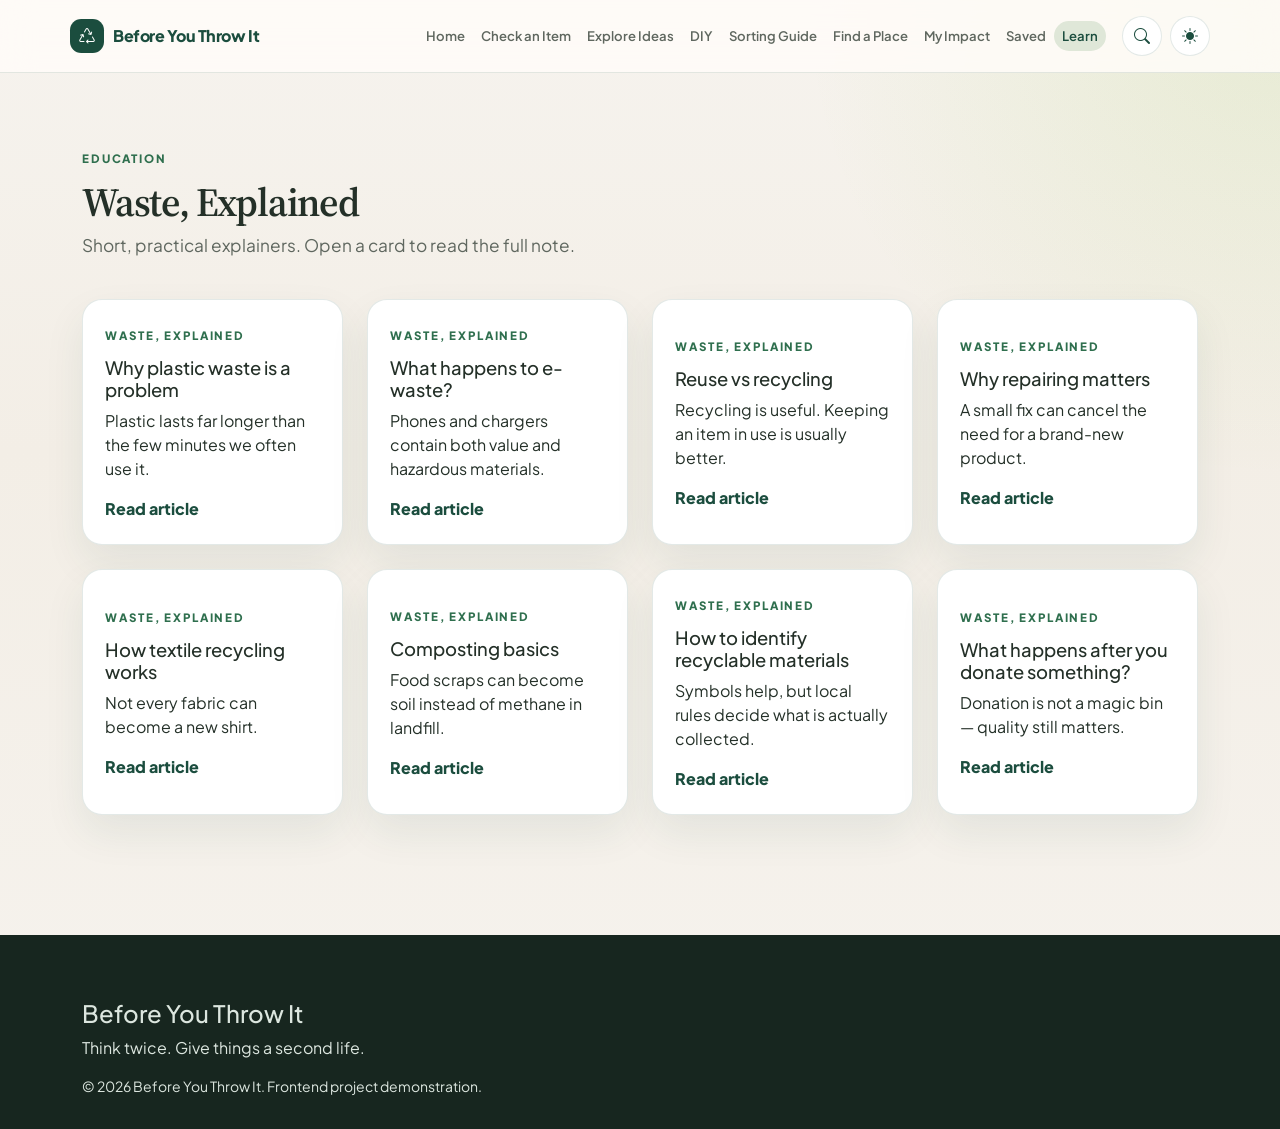
<file: before-you-throw-it/pages/learn.html>
<!DOCTYPE html>
<html lang="en">
<head>
  <meta charset="UTF-8">
  <meta name="viewport" content="width=device-width, initial-scale=1">
  <title>Learn — Before You Throw It</title>
  <link rel="preconnect" href="https://fonts.googleapis.com">
  <link rel="preconnect" href="https://fonts.gstatic.com" crossorigin>
  <link href="https://fonts.googleapis.com/css2?family=Plus+Jakarta+Sans:wght@400;500;600;700;800&family=Source+Serif+4:opsz,wght@8..60,500;8..60,600&display=swap" rel="stylesheet">
  <link href="https://cdn.jsdelivr.net/npm/bootstrap@5.3.3/dist/css/bootstrap.min.css" rel="stylesheet">
  <link href="https://cdn.jsdelivr.net/npm/bootstrap-icons@1.11.3/font/bootstrap-icons.min.css" rel="stylesheet">
  <link rel="stylesheet" href="../css/style.css">
  <link rel="stylesheet" href="../css/responsive.css">
  <link rel="stylesheet" href="../css/dark-mode.css">
  <script src="../js/theme.js"></script>
</head>
<body data-root=".." data-page="learn">
  <header class="site-header">
    <nav class="navbar navbar-expand-xl container" aria-label="Primary">
      <a class="brand-mark" href="../index.html"><span aria-hidden="true"><i class="bi bi-recycle"></i></span><strong>Before You Throw It</strong></a>
      <button class="navbar-toggler" type="button" data-bs-toggle="collapse" data-bs-target="#primaryNav" aria-controls="primaryNav" aria-expanded="false" aria-label="Toggle navigation"><span class="navbar-toggler-icon"></span></button>
      <div class="collapse navbar-collapse" id="primaryNav">
        <ul class="navbar-nav ms-auto me-lg-3">
          <li class="nav-item"><a class="nav-link" data-nav="home" href="../index.html">Home</a></li>
          <li class="nav-item"><a class="nav-link" data-nav="check" href="check-item.html">Check an Item</a></li>
          <li class="nav-item"><a class="nav-link" href="diy.html">Explore Ideas</a></li>
          <li class="nav-item"><a class="nav-link" data-nav="diy" href="diy.html">DIY</a></li>
          <li class="nav-item"><a class="nav-link" data-nav="sorting" href="sorting-guide.html">Sorting Guide</a></li>
          <li class="nav-item"><a class="nav-link" data-nav="places" href="find-place.html">Find a Place</a></li>
          <li class="nav-item"><a class="nav-link" data-nav="impact" href="impact.html">My Impact</a></li>
          <li class="nav-item"><a class="nav-link" data-nav="saved" href="saved.html">Saved</a></li>
          <li class="nav-item"><a class="nav-link" data-nav="learn" href="learn.html">Learn</a></li>
        </ul>
        <div class="d-flex align-items-center gap-2 mt-3 mt-lg-0">
          <button class="icon-btn" type="button" data-bs-toggle="offcanvas" data-bs-target="#searchPanel" aria-label="Search items"><i class="bi bi-search"></i></button>
          <button class="icon-btn" type="button" data-theme-toggle aria-label="Toggle colour theme"><i class="bi bi-sun-fill"></i></button>
        </div>
      </div>
    </nav>
  </header>

  <main class="section">
    <div class="container">
      <p class="eyebrow">Education</p>
      <h1>Waste, Explained</h1>
      <p class="lead-copy">Short, practical explainers. Open a card to read the full note.</p>
      <div class="row g-4 mt-1" id="learn-grid"></div>
    </div>
  </main>

  <div class="modal fade" id="learnModal" tabindex="-1" aria-labelledby="learnModalTitle" aria-hidden="true">
    <div class="modal-dialog modal-dialog-scrollable">
      <div class="modal-content">
        <div class="modal-header"><h2 class="modal-title h5" id="learnModalTitle">Article</h2><button class="btn-close" data-bs-dismiss="modal" aria-label="Close"></button></div>
        <div class="modal-body"></div>
      </div>
    </div>
  </div>

  <footer class="site-footer"><div class="container"><h2 class="h4">Before You Throw It</h2><p>Think twice. Give things a second life.</p><p class="small mb-0">© 2026 Before You Throw It. Frontend project demonstration.</p></div></footer>
  <div class="offcanvas offcanvas-end" tabindex="-1" id="searchPanel" aria-labelledby="searchPanelLabel">
    <div class="offcanvas-header"><h2 class="h5" id="searchPanelLabel">Search an item</h2><button type="button" class="btn-close" data-bs-dismiss="offcanvas" aria-label="Close"></button></div>
    <div class="offcanvas-body"><form id="global-search-form"><label class="form-label" for="global-search-input">Search</label><input class="form-control" id="global-search-input" type="search"></form><div id="global-search-results" class="mt-3"></div></div>
  </div>
  <div id="toast-region" class="byti-toast-region" aria-live="polite"></div>
  <script src="https://cdn.jsdelivr.net/npm/bootstrap@5.3.3/dist/js/bootstrap.bundle.min.js"></script>
  <script src="../js/storage.js"></script>
  <script src="../js/items.js"></script>
  <script src="../js/main.js"></script>
</body>
</html>
</file>
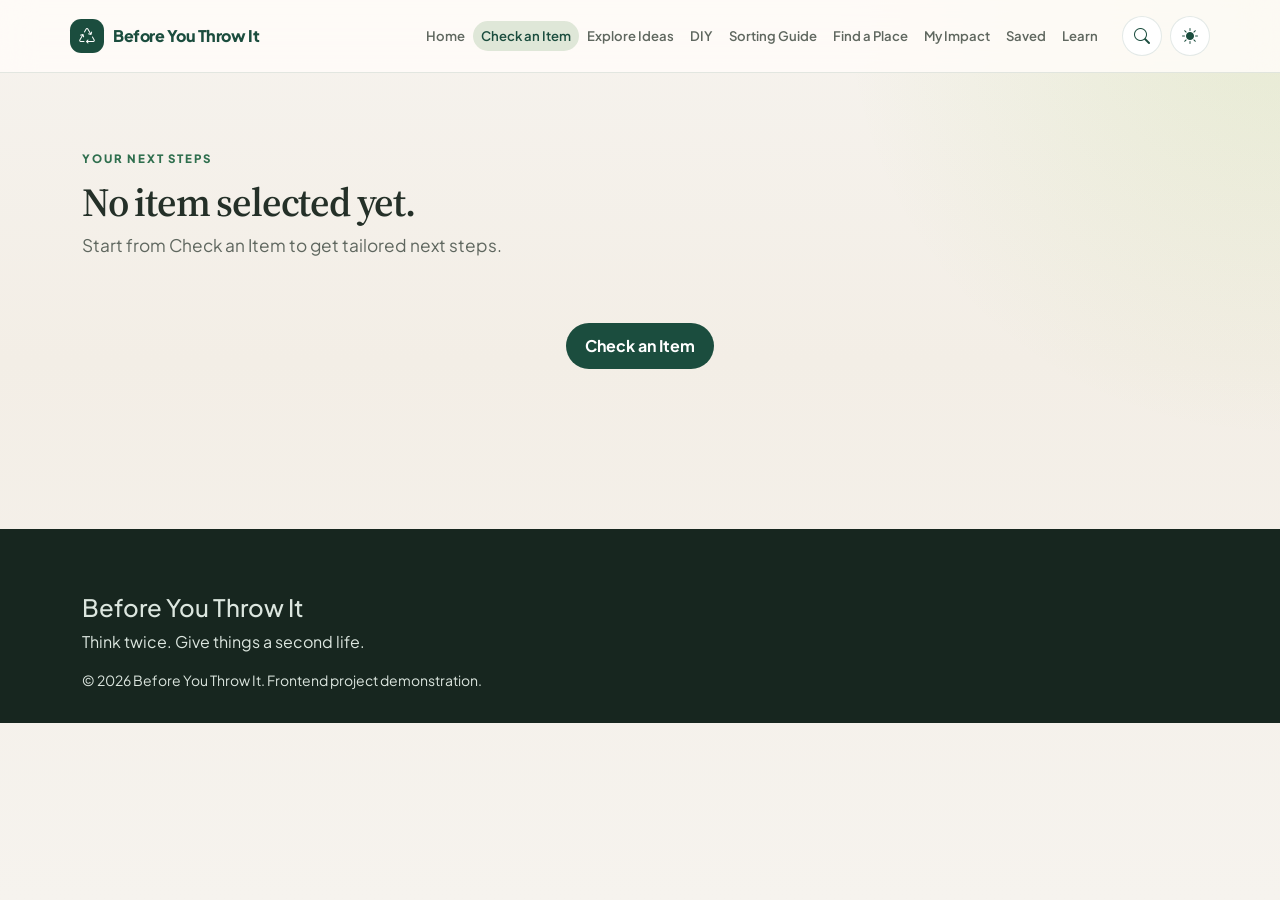
<file: before-you-throw-it/pages/recommendations.html>
<!DOCTYPE html>
<html lang="en">
<head>
  <meta charset="UTF-8">
  <meta name="viewport" content="width=device-width, initial-scale=1">
  <title>Recommendations — Before You Throw It</title>
  <link rel="preconnect" href="https://fonts.googleapis.com">
  <link rel="preconnect" href="https://fonts.gstatic.com" crossorigin>
  <link href="https://fonts.googleapis.com/css2?family=Plus+Jakarta+Sans:wght@400;500;600;700;800&family=Source+Serif+4:opsz,wght@8..60,500;8..60,600&display=swap" rel="stylesheet">
  <link href="https://cdn.jsdelivr.net/npm/bootstrap@5.3.3/dist/css/bootstrap.min.css" rel="stylesheet">
  <link href="https://cdn.jsdelivr.net/npm/bootstrap-icons@1.11.3/font/bootstrap-icons.min.css" rel="stylesheet">
  <link rel="stylesheet" href="../css/style.css">
  <link rel="stylesheet" href="../css/responsive.css">
  <link rel="stylesheet" href="../css/dark-mode.css">
  <script src="../js/theme.js"></script>
</head>
<body data-root=".." data-page="check">
  <header class="site-header">
    <nav class="navbar navbar-expand-xl container" aria-label="Primary">
      <a class="brand-mark" href="../index.html"><span aria-hidden="true"><i class="bi bi-recycle"></i></span><strong>Before You Throw It</strong></a>
      <button class="navbar-toggler" type="button" data-bs-toggle="collapse" data-bs-target="#primaryNav" aria-controls="primaryNav" aria-expanded="false" aria-label="Toggle navigation"><span class="navbar-toggler-icon"></span></button>
      <div class="collapse navbar-collapse" id="primaryNav">
        <ul class="navbar-nav ms-auto me-lg-3">
          <li class="nav-item"><a class="nav-link" data-nav="home" href="../index.html">Home</a></li>
          <li class="nav-item"><a class="nav-link" data-nav="check" href="check-item.html">Check an Item</a></li>
          <li class="nav-item"><a class="nav-link" href="diy.html">Explore Ideas</a></li>
          <li class="nav-item"><a class="nav-link" data-nav="diy" href="diy.html">DIY</a></li>
          <li class="nav-item"><a class="nav-link" data-nav="sorting" href="sorting-guide.html">Sorting Guide</a></li>
          <li class="nav-item"><a class="nav-link" data-nav="places" href="find-place.html">Find a Place</a></li>
          <li class="nav-item"><a class="nav-link" data-nav="impact" href="impact.html">My Impact</a></li>
          <li class="nav-item"><a class="nav-link" data-nav="saved" href="saved.html">Saved</a></li>
          <li class="nav-item"><a class="nav-link" data-nav="learn" href="learn.html">Learn</a></li>
        </ul>
        <div class="d-flex align-items-center gap-2 mt-3 mt-lg-0">
          <button class="icon-btn" type="button" data-bs-toggle="offcanvas" data-bs-target="#searchPanel" aria-label="Search items"><i class="bi bi-search"></i></button>
          <button class="icon-btn" type="button" data-theme-toggle aria-label="Toggle colour theme"><i class="bi bi-sun-fill"></i></button>
        </div>
      </div>
    </nav>
  </header>

  <main class="section" id="recommendations-page">
    <div class="container">
      <p class="eyebrow">Your next steps</p>
      <h1 id="rec-heading">Recommendations</h1>
      <p class="lead-copy" id="rec-summary">We found several possible next steps.</p>
      <div id="impact-flash" class="impact-flash" hidden>
        <strong>Impact calculator (demo)</strong>
        <p class="mb-0" id="impact-flash-text"></p>
      </div>
      <div id="rec-list" class="d-grid gap-3 mt-4"></div>
    </div>
  </main>

  <footer class="site-footer">
    <div class="container">
      <h2 class="h4">Before You Throw It</h2>
      <p>Think twice. Give things a second life.</p>
      <p class="small mb-0">© 2026 Before You Throw It. Frontend project demonstration.</p>
    </div>
  </footer>
  <div class="offcanvas offcanvas-end" tabindex="-1" id="searchPanel" aria-labelledby="searchPanelLabel">
    <div class="offcanvas-header"><h2 class="h5" id="searchPanelLabel">Search an item</h2><button type="button" class="btn-close" data-bs-dismiss="offcanvas" aria-label="Close"></button></div>
    <div class="offcanvas-body"><form id="global-search-form"><label class="form-label" for="global-search-input">Search</label><input class="form-control" id="global-search-input" type="search"></form><div id="global-search-results" class="mt-3"></div></div>
  </div>
  <div id="toast-region" class="byti-toast-region" aria-live="polite"></div>
  <script src="https://cdn.jsdelivr.net/npm/bootstrap@5.3.3/dist/js/bootstrap.bundle.min.js"></script>
  <script src="../js/storage.js"></script>
  <script src="../js/items.js"></script>
  <script src="../js/main.js"></script>
  <script src="../js/recommendations.js"></script>
</body>
</html>
</file>
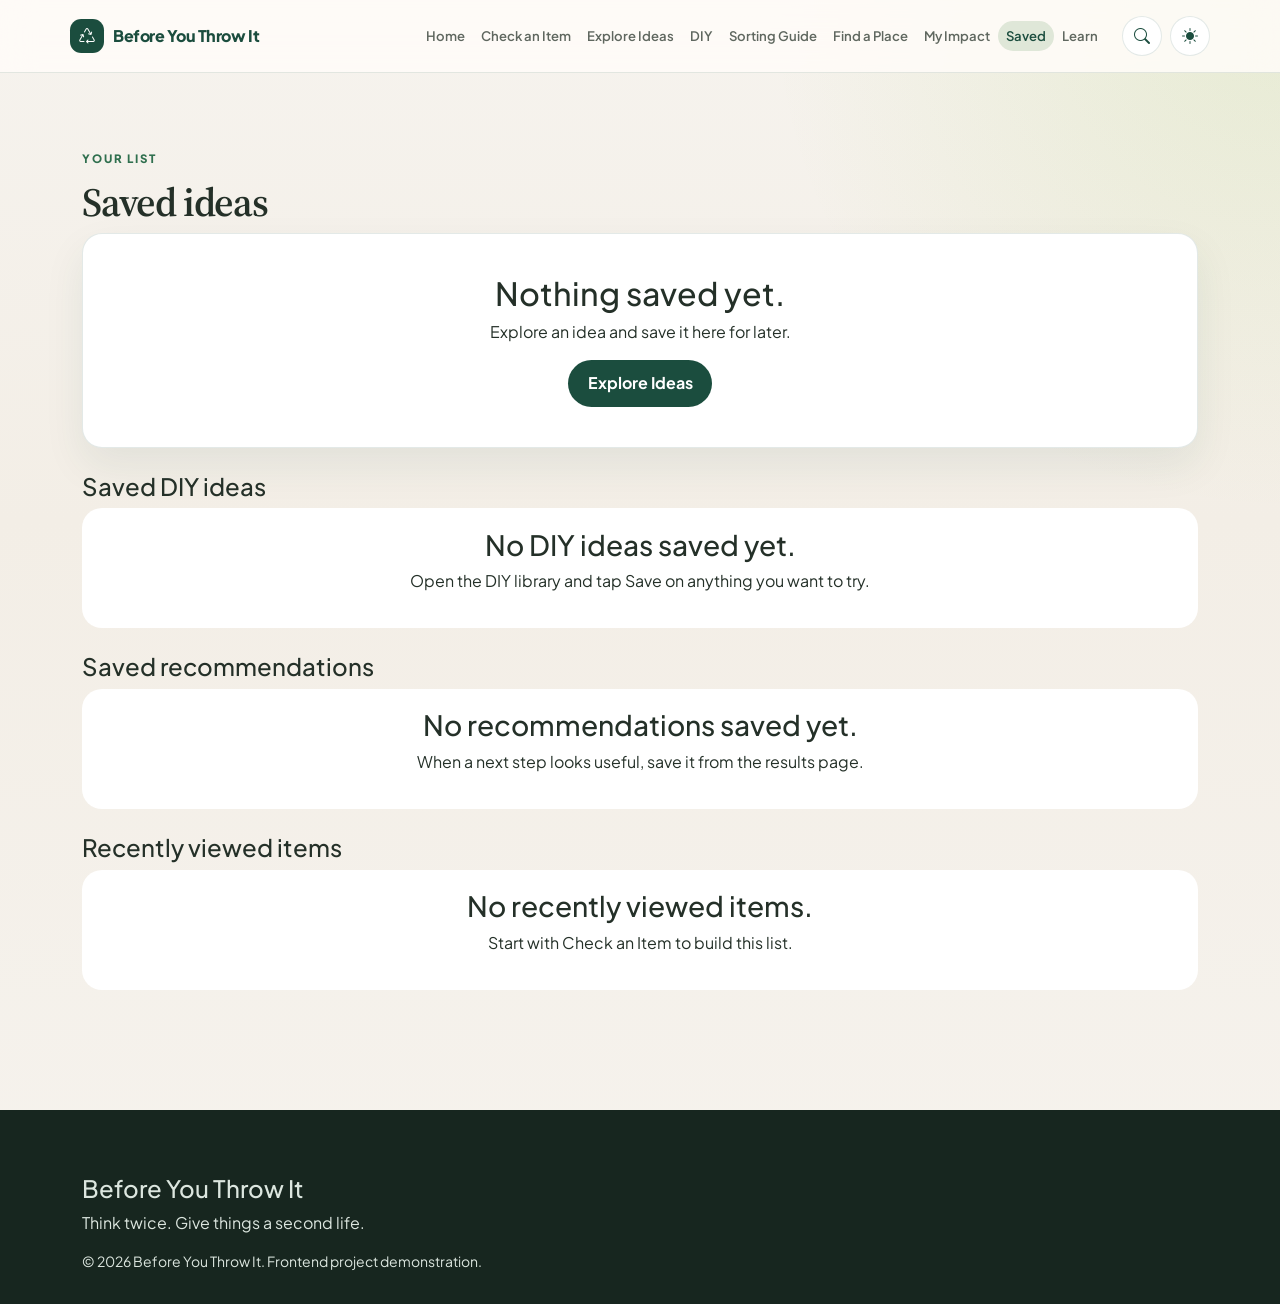
<file: before-you-throw-it/pages/saved.html>
<!DOCTYPE html>
<html lang="en">
<head>
  <meta charset="UTF-8">
  <meta name="viewport" content="width=device-width, initial-scale=1">
  <title>Saved Ideas — Before You Throw It</title>
  <link rel="preconnect" href="https://fonts.googleapis.com">
  <link rel="preconnect" href="https://fonts.gstatic.com" crossorigin>
  <link href="https://fonts.googleapis.com/css2?family=Plus+Jakarta+Sans:wght@400;500;600;700;800&family=Source+Serif+4:opsz,wght@8..60,500;8..60,600&display=swap" rel="stylesheet">
  <link href="https://cdn.jsdelivr.net/npm/bootstrap@5.3.3/dist/css/bootstrap.min.css" rel="stylesheet">
  <link href="https://cdn.jsdelivr.net/npm/bootstrap-icons@1.11.3/font/bootstrap-icons.min.css" rel="stylesheet">
  <link rel="stylesheet" href="../css/style.css">
  <link rel="stylesheet" href="../css/responsive.css">
  <link rel="stylesheet" href="../css/dark-mode.css">
  <script src="../js/theme.js"></script>
</head>
<body data-root=".." data-page="saved">
  <header class="site-header">
    <nav class="navbar navbar-expand-xl container" aria-label="Primary">
      <a class="brand-mark" href="../index.html"><span aria-hidden="true"><i class="bi bi-recycle"></i></span><strong>Before You Throw It</strong></a>
      <button class="navbar-toggler" type="button" data-bs-toggle="collapse" data-bs-target="#primaryNav" aria-controls="primaryNav" aria-expanded="false" aria-label="Toggle navigation"><span class="navbar-toggler-icon"></span></button>
      <div class="collapse navbar-collapse" id="primaryNav">
        <ul class="navbar-nav ms-auto me-lg-3">
          <li class="nav-item"><a class="nav-link" data-nav="home" href="../index.html">Home</a></li>
          <li class="nav-item"><a class="nav-link" data-nav="check" href="check-item.html">Check an Item</a></li>
          <li class="nav-item"><a class="nav-link" href="diy.html">Explore Ideas</a></li>
          <li class="nav-item"><a class="nav-link" data-nav="diy" href="diy.html">DIY</a></li>
          <li class="nav-item"><a class="nav-link" data-nav="sorting" href="sorting-guide.html">Sorting Guide</a></li>
          <li class="nav-item"><a class="nav-link" data-nav="places" href="find-place.html">Find a Place</a></li>
          <li class="nav-item"><a class="nav-link" data-nav="impact" href="impact.html">My Impact</a></li>
          <li class="nav-item"><a class="nav-link" data-nav="saved" href="saved.html">Saved</a></li>
          <li class="nav-item"><a class="nav-link" data-nav="learn" href="learn.html">Learn</a></li>
        </ul>
        <div class="d-flex align-items-center gap-2 mt-3 mt-lg-0">
          <button class="icon-btn" type="button" data-bs-toggle="offcanvas" data-bs-target="#searchPanel" aria-label="Search items"><i class="bi bi-search"></i></button>
          <button class="icon-btn" type="button" data-theme-toggle aria-label="Toggle colour theme"><i class="bi bi-sun-fill"></i></button>
        </div>
      </div>
    </nav>
  </header>

  <main class="section" id="saved-page">
    <div class="container">
      <p class="eyebrow">Your list</p>
      <h1>Saved ideas</h1>
      <div id="saved-empty-global" class="empty-state content-card d-none">
        <h2>Nothing saved yet.</h2>
        <p>Explore an idea and save it here for later.</p>
        <a class="btn btn-brand" href="diy.html">Explore Ideas</a>
      </div>
      <h2 class="h4 mt-4">Saved DIY ideas</h2>
      <div id="saved-diy"></div>
      <h2 class="h4 mt-4">Saved recommendations</h2>
      <div id="saved-recs"></div>
      <h2 class="h4 mt-4">Recently viewed items</h2>
      <div id="saved-recent"></div>
    </div>
  </main>

  <footer class="site-footer"><div class="container"><h2 class="h4">Before You Throw It</h2><p>Think twice. Give things a second life.</p><p class="small mb-0">© 2026 Before You Throw It. Frontend project demonstration.</p></div></footer>
  <div class="offcanvas offcanvas-end" tabindex="-1" id="searchPanel" aria-labelledby="searchPanelLabel">
    <div class="offcanvas-header"><h2 class="h5" id="searchPanelLabel">Search an item</h2><button type="button" class="btn-close" data-bs-dismiss="offcanvas" aria-label="Close"></button></div>
    <div class="offcanvas-body"><form id="global-search-form"><label class="form-label" for="global-search-input">Search</label><input class="form-control" id="global-search-input" type="search"></form><div id="global-search-results" class="mt-3"></div></div>
  </div>
  <div id="toast-region" class="byti-toast-region" aria-live="polite"></div>
  <script src="https://cdn.jsdelivr.net/npm/bootstrap@5.3.3/dist/js/bootstrap.bundle.min.js"></script>
  <script src="../js/storage.js"></script>
  <script src="../js/items.js"></script>
  <script src="../js/main.js"></script>
</body>
</html>
</file>
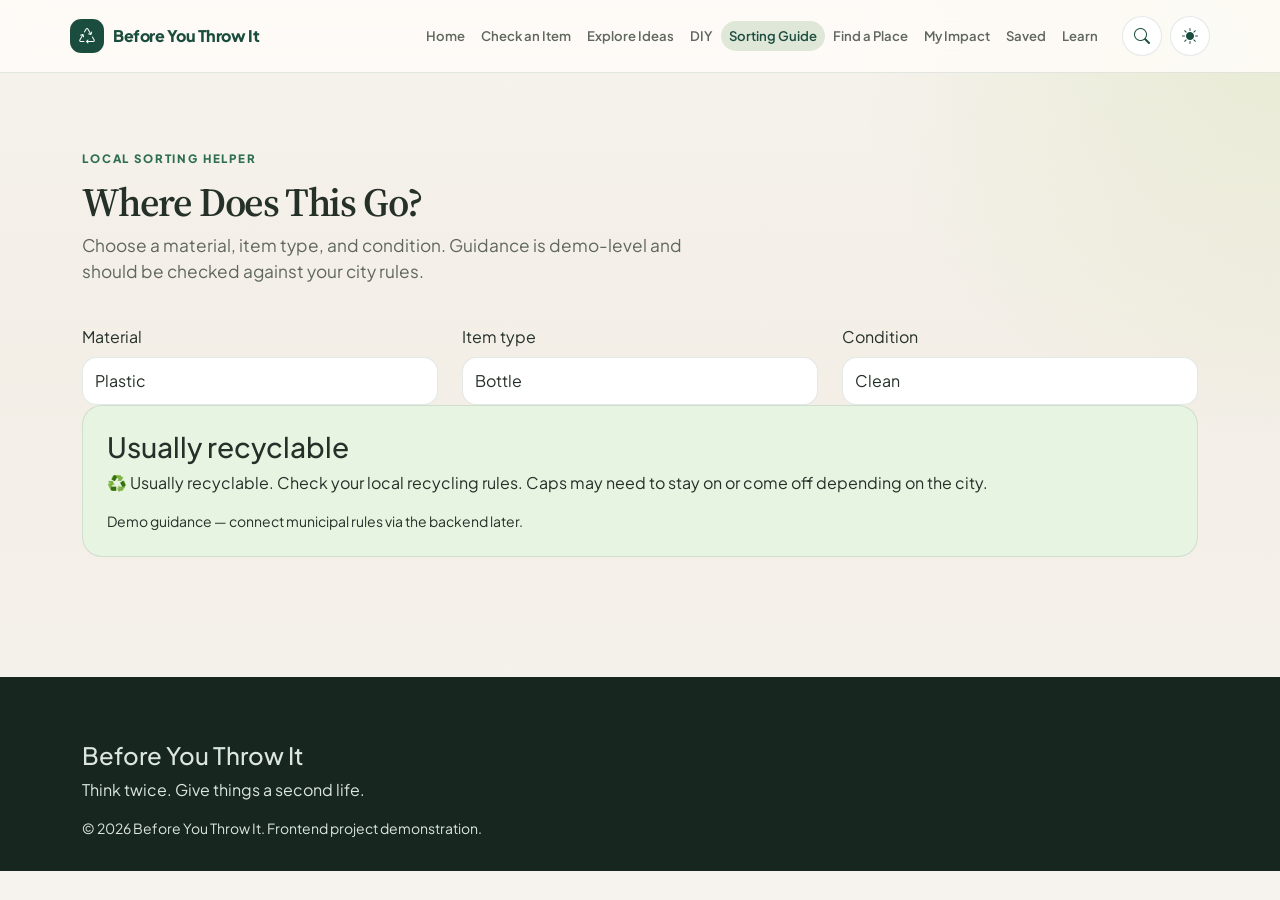
<file: before-you-throw-it/pages/sorting-guide.html>
<!DOCTYPE html>
<html lang="en">
<head>
  <meta charset="UTF-8">
  <meta name="viewport" content="width=device-width, initial-scale=1">
  <title>Sorting Guide — Before You Throw It</title>
  <link rel="preconnect" href="https://fonts.googleapis.com">
  <link rel="preconnect" href="https://fonts.gstatic.com" crossorigin>
  <link href="https://fonts.googleapis.com/css2?family=Plus+Jakarta+Sans:wght@400;500;600;700;800&family=Source+Serif+4:opsz,wght@8..60,500;8..60,600&display=swap" rel="stylesheet">
  <link href="https://cdn.jsdelivr.net/npm/bootstrap@5.3.3/dist/css/bootstrap.min.css" rel="stylesheet">
  <link href="https://cdn.jsdelivr.net/npm/bootstrap-icons@1.11.3/font/bootstrap-icons.min.css" rel="stylesheet">
  <link rel="stylesheet" href="../css/style.css">
  <link rel="stylesheet" href="../css/responsive.css">
  <link rel="stylesheet" href="../css/dark-mode.css">
  <script src="../js/theme.js"></script>
</head>
<body data-root=".." data-page="sorting">
  <header class="site-header">
    <nav class="navbar navbar-expand-xl container" aria-label="Primary">
      <a class="brand-mark" href="../index.html"><span aria-hidden="true"><i class="bi bi-recycle"></i></span><strong>Before You Throw It</strong></a>
      <button class="navbar-toggler" type="button" data-bs-toggle="collapse" data-bs-target="#primaryNav" aria-controls="primaryNav" aria-expanded="false" aria-label="Toggle navigation"><span class="navbar-toggler-icon"></span></button>
      <div class="collapse navbar-collapse" id="primaryNav">
        <ul class="navbar-nav ms-auto me-lg-3">
          <li class="nav-item"><a class="nav-link" data-nav="home" href="../index.html">Home</a></li>
          <li class="nav-item"><a class="nav-link" data-nav="check" href="check-item.html">Check an Item</a></li>
          <li class="nav-item"><a class="nav-link" href="diy.html">Explore Ideas</a></li>
          <li class="nav-item"><a class="nav-link" data-nav="diy" href="diy.html">DIY</a></li>
          <li class="nav-item"><a class="nav-link" data-nav="sorting" href="sorting-guide.html">Sorting Guide</a></li>
          <li class="nav-item"><a class="nav-link" data-nav="places" href="find-place.html">Find a Place</a></li>
          <li class="nav-item"><a class="nav-link" data-nav="impact" href="impact.html">My Impact</a></li>
          <li class="nav-item"><a class="nav-link" data-nav="saved" href="saved.html">Saved</a></li>
          <li class="nav-item"><a class="nav-link" data-nav="learn" href="learn.html">Learn</a></li>
        </ul>
        <div class="d-flex align-items-center gap-2 mt-3 mt-lg-0">
          <button class="icon-btn" type="button" data-bs-toggle="offcanvas" data-bs-target="#searchPanel" aria-label="Search items"><i class="bi bi-search"></i></button>
          <button class="icon-btn" type="button" data-theme-toggle aria-label="Toggle colour theme"><i class="bi bi-sun-fill"></i></button>
        </div>
      </div>
    </nav>
  </header>

  <main class="section" id="sorting-page">
    <div class="container">
      <p class="eyebrow">Local sorting helper</p>
      <h1>Where Does This Go?</h1>
      <p class="lead-copy">Choose a material, item type, and condition. Guidance is demo-level and should be checked against your city rules.</p>
      <div class="row g-4 mt-2">
        <div class="col-lg-4">
          <label class="form-label" for="sort-material">Material</label>
          <select class="form-select" id="sort-material"></select>
        </div>
        <div class="col-lg-4">
          <label class="form-label" for="sort-type">Item type</label>
          <select class="form-select" id="sort-type"></select>
        </div>
        <div class="col-lg-4">
          <label class="form-label" for="sort-condition">Condition</label>
          <select class="form-select" id="sort-condition">
            <option value="clean">Clean</option>
            <option value="dirty">Dirty</option>
            <option value="broken">Broken</option>
            <option value="edible">Still edible</option>
            <option value="any">Not sure</option>
          </select>
        </div>
      </div>
      <div id="sort-result" class="sort-result mt-4" role="status"></div>
    </div>
  </main>

  <footer class="site-footer"><div class="container"><h2 class="h4">Before You Throw It</h2><p>Think twice. Give things a second life.</p><p class="small mb-0">© 2026 Before You Throw It. Frontend project demonstration.</p></div></footer>
  <div class="offcanvas offcanvas-end" tabindex="-1" id="searchPanel" aria-labelledby="searchPanelLabel">
    <div class="offcanvas-header"><h2 class="h5" id="searchPanelLabel">Search an item</h2><button type="button" class="btn-close" data-bs-dismiss="offcanvas" aria-label="Close"></button></div>
    <div class="offcanvas-body"><form id="global-search-form"><label class="form-label" for="global-search-input">Search</label><input class="form-control" id="global-search-input" type="search"></form><div id="global-search-results" class="mt-3"></div></div>
  </div>
  <div id="toast-region" class="byti-toast-region" aria-live="polite"></div>
  <script src="https://cdn.jsdelivr.net/npm/bootstrap@5.3.3/dist/js/bootstrap.bundle.min.js"></script>
  <script src="../js/storage.js"></script>
  <script src="../js/items.js"></script>
  <script src="../js/main.js"></script>
  <script src="../js/sorting.js"></script>
</body>
</html>
</file>
<file: before-you-throw-it/css/style.css>
:root {
  --color-deep-green: #1b4d3e;
  --color-forest: #2f6f4e;
  --color-light-green: #7cb518;
  --color-sage: #b7c9a8;
  --color-off-white: #f6f3ee;
  --color-beige: #e7dccb;
  --color-charcoal: #2b2b2b;
  --color-muted: #5f675f;
  --color-text: #243028;
  --color-surface: #fffcf8;
  --color-card: #ffffff;
  --color-border: rgba(27, 77, 62, 0.12);
  --color-shadow: 0 18px 40px rgba(27, 77, 62, 0.08);
  --radius: 1.25rem;
  --radius-sm: 0.9rem;
  --font-sans: "Plus Jakarta Sans", "Segoe UI", sans-serif;
  --font-serif: "Source Serif 4", Georgia, serif;
  --nav-height: 4.5rem;
  --ease: cubic-bezier(0.22, 1, 0.36, 1);
}

*,
*::before,
*::after {
  box-sizing: border-box;
}

html {
  scroll-behavior: smooth;
}

body {
  margin: 0;
  font-family: var(--font-sans);
  color: var(--color-text);
  background:
    radial-gradient(circle at top right, rgba(124, 181, 24, 0.12), transparent 28%),
    linear-gradient(180deg, var(--color-off-white), #f3eee6 40%, var(--color-off-white));
  min-height: 100vh;
  transition: background 0.35s var(--ease), color 0.35s var(--ease);
}

img,
svg {
  max-width: 100%;
  height: auto;
}

a {
  color: var(--color-deep-green);
}

.site-header {
  position: sticky;
  top: 0;
  z-index: 1030;
  backdrop-filter: blur(16px);
  background: color-mix(in srgb, var(--color-surface) 86%, transparent);
  border-bottom: 1px solid var(--color-border);
}

.navbar {
  min-height: var(--nav-height);
}

.brand-mark {
  display: inline-flex;
  align-items: center;
  gap: 0.6rem;
  font-weight: 800;
  letter-spacing: -0.03em;
  color: var(--color-deep-green);
  text-decoration: none;
}

.brand-mark span {
  width: 2.1rem;
  height: 2.1rem;
  border-radius: 0.7rem;
  display: grid;
  place-items: center;
  background: var(--color-deep-green);
  color: #fff;
}

.navbar-nav {
  flex-wrap: wrap;
}

.nav-link {
  font-weight: 600;
  font-size: 0.82rem;
  color: var(--color-muted) !important;
  border-radius: 999px;
  padding: 0.3rem 0.5rem !important;
}

.nav-link.active,
.nav-link:hover {
  color: var(--color-deep-green) !important;
  background: color-mix(in srgb, var(--color-sage) 45%, white);
}

.icon-btn {
  width: 2.5rem;
  height: 2.5rem;
  border: 1px solid var(--color-border);
  background: var(--color-card);
  border-radius: 999px;
  display: inline-grid;
  place-items: center;
  color: var(--color-deep-green);
  transition: transform 0.2s var(--ease), box-shadow 0.2s var(--ease);
}

.icon-btn:hover,
.icon-btn:focus-visible {
  transform: translateY(-1px);
  box-shadow: var(--color-shadow);
}

.btn {
  border-radius: 999px;
  font-weight: 700;
  padding: 0.7rem 1.2rem;
  min-height: 44px;
  transition: transform 0.2s var(--ease), box-shadow 0.2s var(--ease);
}

.btn:hover {
  transform: translateY(-1px);
}

.btn-brand {
  background: var(--color-deep-green);
  color: #fff;
  border: 0;
}

.btn-brand:hover,
.btn-brand:focus-visible {
  background: #14382d;
  color: #fff;
}

.btn-outline-brand {
  border: 1.5px solid var(--color-deep-green);
  color: var(--color-deep-green);
  background: transparent;
}

.btn-outline-brand:hover {
  background: var(--color-deep-green);
  color: #fff;
}

.btn-ghost {
  background: transparent;
  color: var(--color-deep-green);
  border: 0;
}

.page-hero,
.section {
  padding: 4.5rem 0;
}

.hero-panel {
  display: grid;
  grid-template-columns: 1.1fr 0.9fr;
  gap: 3rem;
  align-items: center;
}

.eyebrow {
  display: inline-block;
  text-transform: uppercase;
  letter-spacing: 0.16em;
  font-size: 0.72rem;
  font-weight: 800;
  color: var(--color-forest);
  margin-bottom: 0.8rem;
}

h1,
.display-title {
  font-family: var(--font-serif);
  font-weight: 600;
  letter-spacing: -0.03em;
  line-height: 1.12;
}

.lead-copy {
  font-size: 1.08rem;
  color: var(--color-muted);
  max-width: 38rem;
}

.content-card,
.stat-card,
.category-card,
.how-card,
.select-card,
.rec-card,
.badge-card,
.saved-card,
.diy-card {
  background: var(--color-card);
  border: 1px solid var(--color-border);
  border-radius: var(--radius);
  box-shadow: var(--color-shadow);
}

.content-card,
.how-card,
.stat-card,
.diy-card {
  padding: 1.4rem;
  transition: transform 0.25s var(--ease), box-shadow 0.25s var(--ease);
}

.content-card:hover,
.how-card:hover,
.category-card:hover,
.diy-card:hover {
  transform: translateY(-4px);
}

.how-card .step {
  font-weight: 800;
  color: var(--color-light-green);
}

.category-card {
  display: flex;
  flex-direction: column;
  gap: 0.4rem;
  padding: 1.2rem;
  text-decoration: none;
  color: inherit;
  min-height: 8.5rem;
}

.category-card i {
  font-size: 1.4rem;
  color: var(--color-deep-green);
}

.idea-visual,
.diy-visual,
.hero-art {
  border-radius: 1.1rem;
  overflow: hidden;
}

.pill {
  display: inline-flex;
  align-items: center;
  border-radius: 999px;
  padding: 0.2rem 0.7rem;
  background: color-mix(in srgb, var(--color-sage) 55%, white);
  color: var(--color-deep-green);
  font-size: 0.78rem;
  font-weight: 700;
  text-transform: capitalize;
}

.pill.subtle {
  background: var(--color-off-white);
  color: var(--color-muted);
}

.transform-track {
  display: grid;
  grid-template-columns: 1fr auto 1fr;
  gap: 0.7rem;
  align-items: center;
  padding: 1rem;
  background: var(--color-card);
  border-radius: var(--radius);
  border: 1px solid var(--color-border);
  transition: opacity 0.28s var(--ease), transform 0.28s var(--ease);
}

.transform-track.is-switching {
  opacity: 0.35;
  transform: translateY(6px);
}

.transform-node {
  padding: 0.85rem 1rem;
  border-radius: var(--radius-sm);
  background: var(--color-off-white);
  text-align: center;
  font-weight: 700;
}

.hero-art {
  position: relative;
  min-height: 360px;
  background:
    linear-gradient(160deg, #dfead3, #f7f1e6 55%, #ead9b8);
  display: grid;
  place-items: center;
  padding: 1.5rem;
}

.leaf-orb {
  position: absolute;
  border-radius: 50%;
  background: rgba(47, 111, 78, 0.16);
  animation: float 6s ease-in-out infinite;
}

.leaf-orb.one { width: 120px; height: 120px; top: 18%; left: 12%; }
.leaf-orb.two { width: 80px; height: 80px; bottom: 16%; right: 18%; animation-delay: -2s; }

@keyframes float {
  50% { transform: translateY(-10px); }
}

.cta-band {
  background: var(--color-deep-green);
  color: #fff;
  border-radius: 2rem;
  padding: 3rem;
}

.cta-band h2,
.cta-band p {
  color: #fff;
}

.site-footer {
  background: #17261f;
  color: #dce6df;
  padding: 4rem 0 2rem;
  margin-top: 3rem;
}

.site-footer a {
  color: #dce6df;
  text-decoration: none;
}

.site-footer a:hover {
  color: #fff;
}

.socials a {
  width: 2.4rem;
  height: 2.4rem;
  border-radius: 50%;
  border: 1px solid rgba(255, 255, 255, 0.2);
  display: inline-grid;
  place-items: center;
}

.search-result {
  display: flex;
  gap: 0.8rem;
  padding: 0.8rem;
  border-radius: 0.9rem;
  text-decoration: none;
  color: inherit;
}

.search-result:hover {
  background: var(--color-off-white);
}

.search-result small {
  display: block;
  color: var(--color-muted);
}

.suggestions {
  position: absolute;
  inset: auto 0 auto 0;
  top: calc(100% + 0.4rem);
  background: var(--color-card);
  border: 1px solid var(--color-border);
  border-radius: 1rem;
  box-shadow: var(--color-shadow);
  z-index: 5;
  overflow: hidden;
}

.suggestions button {
  display: block;
  width: 100%;
  text-align: left;
  border: 0;
  background: transparent;
  padding: 0.75rem 1rem;
}

.suggestions button:hover,
.suggestions button:focus-visible {
  background: var(--color-off-white);
}

.select-card,
.choice-card {
  border: 1px solid var(--color-border);
  background: var(--color-card);
  border-radius: var(--radius-sm);
  padding: 1rem;
  text-align: left;
  width: 100%;
}

.select-card span,
.choice-card small {
  display: block;
  color: var(--color-muted);
}

.select-card.is-selected,
.choice-card:has(input:checked),
.category-chip.is-selected {
  border-color: var(--color-deep-green);
  box-shadow: 0 0 0 3px rgba(27, 77, 62, 0.12);
}

.choice-card {
  cursor: pointer;
}

.choice-card input {
  margin-right: 0.5rem;
}

.category-chip {
  border: 1px solid var(--color-border);
  background: var(--color-card);
  border-radius: 999px;
  padding: 0.55rem 0.9rem;
  font-weight: 700;
}

.item-grid,
.chip-row {
  display: grid;
  gap: 0.8rem;
}

.item-grid {
  grid-template-columns: repeat(auto-fill, minmax(180px, 1fr));
}

.chip-row {
  grid-template-columns: repeat(auto-fit, minmax(140px, 1fr));
}

.form-error {
  color: #9b2c2c;
  font-weight: 700;
}

.rec-card {
  display: grid;
  grid-template-columns: auto 1fr;
  gap: 1.2rem;
  padding: 1.4rem;
  animation: fadeUp 0.7s var(--ease) both;
}

.rec-icon {
  width: 3.2rem;
  height: 3.2rem;
  border-radius: 1rem;
  display: grid;
  place-items: center;
  background: var(--color-off-white);
  color: var(--color-deep-green);
  font-size: 1.3rem;
}

.rec-actions,
.saved-actions {
  display: flex;
  flex-wrap: wrap;
  gap: 0.5rem;
}

.impact-note,
.demo-note {
  font-size: 0.92rem;
  color: var(--color-muted);
}

.impact-flash {
  margin-top: 1rem;
  padding: 1rem 1.2rem;
  border-radius: var(--radius-sm);
  background: #e5f2df;
  transform: scale(0.98);
  opacity: 0;
  transition: 0.35s var(--ease);
}

.impact-flash.is-visible {
  opacity: 1;
  transform: scale(1);
}

.sort-result {
  padding: 1.5rem;
  border-radius: var(--radius);
  border: 1px solid var(--color-border);
}

.sort-result.is-good { background: #e8f4e2; }
.sort-result.is-warn { background: #f7efd2; }
.sort-result.is-alert { background: #f8e4df; }

.status-dot.is-open { color: var(--color-forest); }
.status-dot.is-closed { color: #9b2c2c; }

.chart-wrap {
  height: 280px;
  position: relative;
}

.badge-card {
  padding: 1.2rem;
  text-align: center;
  transition: transform 0.35s var(--ease), filter 0.35s var(--ease);
}

.badge-card.is-locked {
  filter: grayscale(1);
  opacity: 0.55;
}

.badge-card.is-unlocked {
  animation: unlock 0.6s var(--ease);
}

.badge-icon {
  font-size: 2rem;
  display: block;
  margin-bottom: 0.4rem;
}

@keyframes unlock {
  0% { transform: scale(0.9); }
  60% { transform: scale(1.05); }
  100% { transform: scale(1); }
}

.saved-card {
  display: flex;
  justify-content: space-between;
  gap: 1rem;
  padding: 1rem 1.2rem;
  margin-bottom: 0.8rem;
}

.empty-state {
  text-align: center;
  padding: 2.5rem 1rem;
}

.empty-state.compact {
  padding: 1.2rem;
  background: var(--color-card);
  border-radius: var(--radius);
}

.learn-card {
  width: 100%;
  text-align: left;
  color: inherit;
}

.learn-card h3 {
  font-size: 1.15rem;
}

.stretched-link-label {
  font-weight: 800;
  color: var(--color-deep-green);
}

.byti-toast-region {
  position: fixed;
  right: 1rem;
  bottom: 1rem;
  z-index: 1080;
  display: grid;
  gap: 0.6rem;
}

.byti-toast {
  display: flex;
  gap: 0.6rem;
  align-items: center;
  background: var(--color-deep-green);
  color: #fff;
  padding: 0.85rem 1rem;
  border-radius: 1rem;
  box-shadow: var(--color-shadow);
  opacity: 0;
  transform: translateY(8px);
  transition: 0.25s var(--ease);
}

.byti-toast.is-visible {
  opacity: 1;
  transform: none;
}

.fade-in {
  opacity: 0;
  transform: translateY(16px);
  animation: none;
}

.fade-in.is-visible {
  animation: fadeUp 0.7s var(--ease) forwards;
}

@keyframes fadeUp {
  to {
    opacity: 1;
    transform: none;
  }
}

.form-control,
.form-select {
  border-radius: 0.9rem;
  min-height: 48px;
  border-color: var(--color-border);
  background: var(--color-card);
  color: var(--color-text);
}

.table {
  --bs-table-bg: var(--color-card);
  color: var(--color-text);
}

.offcanvas,
.modal-content {
  background: var(--color-surface);
  color: var(--color-text);
}

.filter-bar {
  display: grid;
  grid-template-columns: 1.4fr repeat(4, 1fr) auto;
  gap: 0.7rem;
  margin-bottom: 1.5rem;
}
</file>
<file: before-you-throw-it/css/responsive.css>
@media (max-width: 1199.98px) {
  .hero-panel {
    grid-template-columns: 1fr;
  }

  .filter-bar {
    grid-template-columns: 1fr 1fr;
  }
}

@media (max-width: 991.98px) {
  .page-hero,
  .section {
    padding: 3rem 0;
  }

  .navbar-collapse {
    background: var(--color-surface);
    border-radius: 1rem;
    padding: 0.8rem;
    margin-top: 0.6rem;
    border: 1px solid var(--color-border);
  }

  .rec-card {
    grid-template-columns: 1fr;
  }
}

@media (max-width: 767.98px) {
  h1,
  .display-title {
    font-size: 2rem;
  }

  .cta-band {
    padding: 1.6rem;
    border-radius: 1.4rem;
  }

  .filter-bar,
  .hero-panel,
  .transform-track {
    grid-template-columns: 1fr;
  }

  .transform-track {
    text-align: center;
  }

  .saved-card {
    flex-direction: column;
  }

  .chart-wrap {
    height: 240px;
  }
}

@media (max-width: 479.98px) {
  .btn {
    width: 100%;
  }

  .hero-actions,
  .rec-actions,
  .saved-actions {
    display: grid;
  }

  .item-grid {
    grid-template-columns: 1fr;
  }
}

@media (max-width: 359.98px) {
  .brand-mark strong {
    font-size: 0.9rem;
  }
}

@media (min-width: 1440px) {
  .container {
    max-width: 1240px;
  }
}

@media (min-width: 1920px) {
  .container {
    max-width: 1320px;
  }
}
</file>
<file: before-you-throw-it/css/dark-mode.css>
html[data-theme="dark"] {
  --color-deep-green: #8fce63;
  --color-forest: #b7e39a;
  --color-light-green: #9ad36a;
  --color-sage: #31463a;
  --color-off-white: #121a16;
  --color-beige: #1c2620;
  --color-charcoal: #e8eee9;
  --color-muted: #b5c0b8;
  --color-text: #eef3ef;
  --color-surface: #101612;
  --color-card: #18211c;
  --color-border: rgba(186, 214, 196, 0.14);
  --color-shadow: 0 18px 40px rgba(0, 0, 0, 0.28);
}

html[data-theme="dark"] body {
  background:
    radial-gradient(circle at top right, rgba(143, 206, 99, 0.12), transparent 30%),
    linear-gradient(180deg, #101612, #0e1411 45%, #101612);
}

html[data-theme="dark"] .site-footer {
  background: #0b100d;
}

html[data-theme="dark"] .cta-band {
  background: #214133;
}

html[data-theme="dark"] .hero-art {
  background: linear-gradient(160deg, #1b2a22, #24352b 55%, #1a2420);
}

html[data-theme="dark"] .sort-result.is-good { background: #1c3324; }
html[data-theme="dark"] .sort-result.is-warn { background: #3a3218; }
html[data-theme="dark"] .sort-result.is-alert { background: #3a1f1c; }

html[data-theme="dark"] .impact-flash {
  background: #1c3324;
}

html[data-theme="dark"] .form-error {
  color: #f3b4b4;
}

html[data-theme="dark"] .nav-link.active,
html[data-theme="dark"] .nav-link:hover {
  background: rgba(143, 206, 99, 0.12);
  color: var(--color-deep-green) !important;
}

html[data-theme="dark"] .navbar-toggler {
  border-color: var(--color-border);
}

html[data-theme="dark"] .navbar-toggler-icon {
  background-image: url("data:image/svg+xml,%3csvg xmlns='http://www.w3.org/2000/svg' viewBox='0 0 30 30'%3e%3cpath stroke='rgba(238, 243, 239, 0.9)' stroke-linecap='round' stroke-miterlimit='10' stroke-width='2' d='M4 7h22M4 15h22M4 23h22'/%3e%3c/svg%3e");
}

html[data-theme="dark"] .btn-close {
  filter: invert(1);
}
</file>
